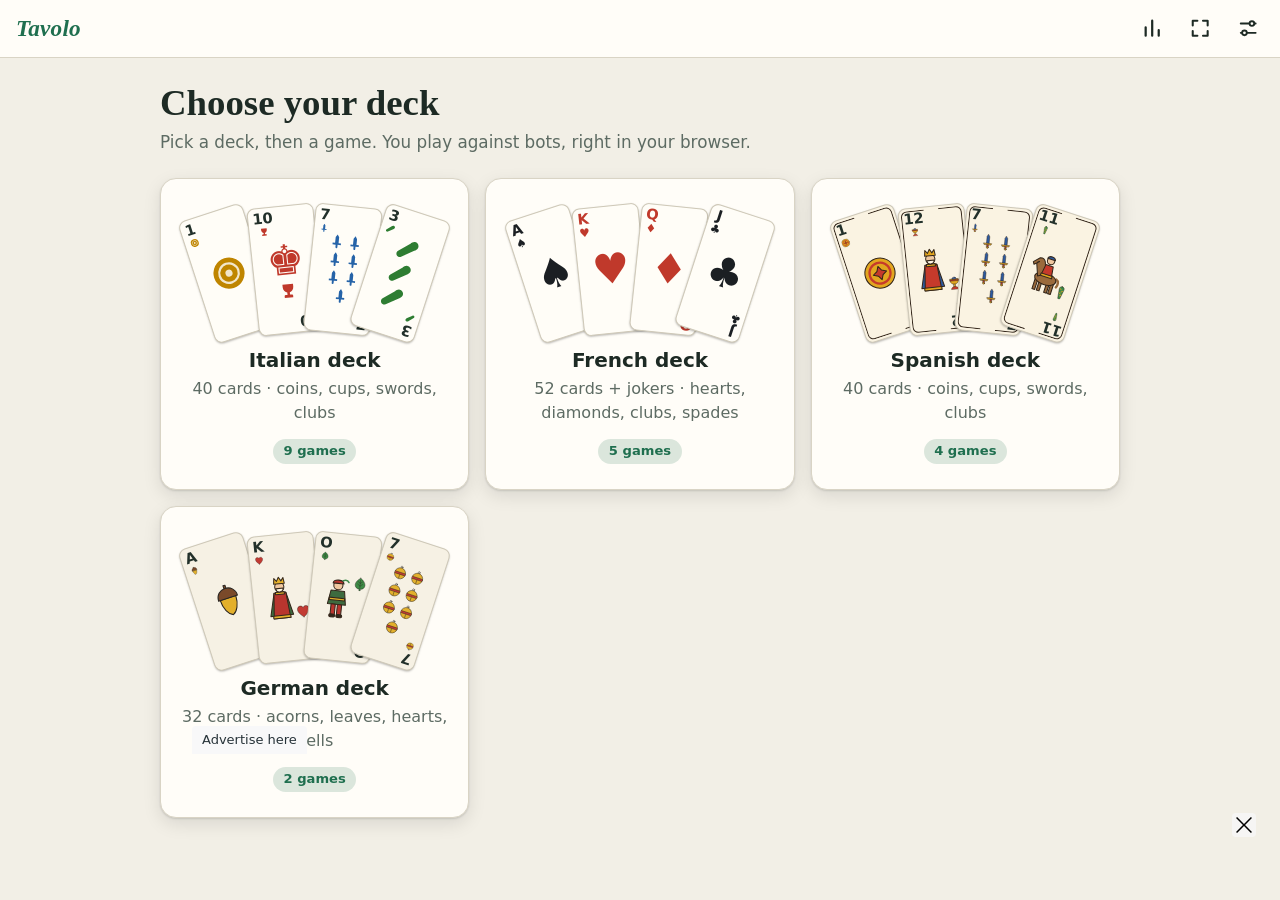
<file: docs/index.html>
<!doctype html>
<html lang="en">
<head>
<meta charset="utf-8">
<meta name="viewport" content="width=device-width, initial-scale=1, viewport-fit=cover">
<title>Tavolo — classic card games</title>
<meta name="description" content="Classic card games in your browser: Briscola, Scopa, Rubamazzo and more. Play against bots, offline, in 9 languages.">
<meta name="theme-color" content="#1f6f4f">
<link rel="manifest" href="manifest.webmanifest">
<link rel="icon" href="icons/icon.svg" type="image/svg+xml">
<link rel="apple-touch-icon" href="icons/icon-192.png">
<link rel="stylesheet" href="css/style.css">
</head>
<body>
<svg width="0" height="0" style="position:absolute" aria-hidden="true">
  <!-- suits of the Italian deck (original drawings) -->
  <symbol id="s-denari" viewBox="0 0 24 24"><circle cx="12" cy="12" r="10.5" fill="currentColor"/><circle cx="12" cy="12" r="6.6" fill="none" stroke="#fff" stroke-opacity=".8" stroke-width="1.5"/><circle cx="12" cy="12" r="2.4" fill="#fff" fill-opacity=".8"/></symbol>
  <symbol id="s-coppe" viewBox="0 0 24 24"><path fill="currentColor" d="M4.5 2.5h15v4c0 4.2-3 6.9-5.7 7.6v3.4h2.7c.9 0 1.5.7 1.5 1.5v2.5H6v-2.5c0-.8.6-1.5 1.5-1.5h2.7v-3.4C7.5 13.400 4.5 10.700 4.5 6.500z"/></symbol>
  <symbol id="s-spade" viewBox="0 0 24 24"><path fill="currentColor" d="M12 1l2.700 4.200V14.500h3.800v2.700h-5V21a1.500 1.500 0 0 1-3 0v-3.800h-5v-2.700h3.800V5.200z"/></symbol>
  <symbol id="s-bastoni" viewBox="0 0 24 24"><path fill="currentColor" d="M17.200 1.800c2.900-.3 5.300 2.100 5 5-.2 1.900-1.600 3.100-3 4.200L7.700 21.300c-1.400 1.300-3.600 1.200-4.900-.1s-1.400-3.500-.1-4.900L13 5c.9-1.500 2.300-3 4.200-3.200z"/></symbol>
  <!-- suits of the Spanish and German decks (original drawings) -->
  <symbol id="s-oros" viewBox="0 0 24 24"><g stroke="var(--xo)" stroke-width=".7" stroke-linejoin="round" stroke-linecap="round"><circle cx="12" cy="12" r="10.200" fill="var(--xg)"/><circle cx="12" cy="12" r="7.100" fill="none" stroke="var(--xr)" stroke-width="1.500"/><path d="M12 7.300l1.650 3.050 3.050 1.650-3.050 1.650L12 16.700l-1.650-3.050L7.300 12l3.050-1.650z" fill="var(--xr)"/></g></symbol>
  <symbol id="s-copas" viewBox="0 0 24 24"><g stroke="var(--xo)" stroke-width=".7" stroke-linejoin="round" stroke-linecap="round"><path d="M5.200 5h13.600v2.500c0 3.800-2.900 6.200-6.800 6.200s-6.800-2.400-6.800-6.200z" fill="var(--xg)"/><path d="M5.200 6.300h13.600v1.900H5.200z" fill="var(--xr)"/><rect x="10.700" y="13.700" width="2.600" height="4.300" fill="var(--xg)"/><path d="M6.300 21.800c0-2.500 2.600-4 5.700-4s5.700 1.500 5.700 4z" fill="var(--xr)"/><path d="M8.500 4.800c0-1.600 1.600-2.600 3.500-2.600s3.500 1 3.500 2.600z" fill="var(--xb)"/></g></symbol>
  <symbol id="s-espadas" viewBox="0 0 24 24"><g stroke="var(--xo)" stroke-width=".7" stroke-linejoin="round" stroke-linecap="round"><path d="M12 1.300l2.100 3.300v10.400H9.900V4.600z" fill="var(--xb)"/><path d="M5.800 15h12.400l-1.200 2.300H7z" fill="var(--xg)"/><rect x="10.800" y="17.300" width="2.400" height="3.200" fill="var(--xr)"/><circle cx="12" cy="21.400" r="1.500" fill="var(--xg)"/></g></symbol>
  <symbol id="s-bastos" viewBox="0 0 24 24"><g stroke="var(--xo)" stroke-width=".7" stroke-linejoin="round" stroke-linecap="round"><path d="M12 1.600c2.900 0 4.400 2.300 3.900 5L13.800 21a1.800 1.800 0 0 1-3.600 0L8.100 6.600C7.600 3.900 9.100 1.600 12 1.600z" fill="var(--xv)"/><path d="M9.500 5.500l2 1.500M14.300 9l-2 1.500M10 12.500l2 1.500M13.600 16l-1.600 1.200" fill="none" stroke="var(--xg)" stroke-width="1.300"/></g></symbol>
  <symbol id="s-eichel" viewBox="0 0 24 24"><g stroke="var(--do)" stroke-width=".7" stroke-linejoin="round" stroke-linecap="round"><rect x="11.300" y=".900" width="1.400" height="2.400" fill="var(--db)"/><path d="M6.500 9.800h11c0 6-2.500 10.600-5.500 11.800-3-1.200-5.500-5.800-5.500-11.800z" fill="var(--dg)"/><path d="M5.300 9.900c0-4.200 3-6.900 6.700-6.900s6.700 2.700 6.700 6.900z" fill="var(--db)"/></g></symbol>
  <symbol id="s-laub" viewBox="0 0 24 24"><g stroke="var(--do)" stroke-width=".7" stroke-linejoin="round" stroke-linecap="round"><path d="M12 1.500c5 3.500 8 7.500 8 11.500 0 4-3.300 6.500-7 6.700v2.800h-2v-2.800c-3.700-.2-7-2.700-7-6.700 0-4 3-8 8-11.500z" fill="var(--dv)"/><path d="M12 5v14M12 10l-3.500-2.500M12 10l3.500-2.500M12 14.500l-4-2.800M12 14.500l4-2.800" fill="none" stroke-width=".6"/></g></symbol>
  <symbol id="s-herz" viewBox="0 0 24 24"><g stroke="var(--do)" stroke-width=".7" stroke-linejoin="round" stroke-linecap="round"><path d="M12 21.500C5 16 2.500 12.500 2.500 8.500c0-3 2.300-5.200 5-5.200 1.900 0 3.500 1 4.500 2.600 1-1.600 2.600-2.600 4.500-2.600 2.700 0 5 2.200 5 5.200 0 4-2.500 7.500-9.500 13z" fill="var(--dr)"/></g></symbol>
  <symbol id="s-schellen" viewBox="0 0 24 24"><g stroke="var(--do)" stroke-width=".7" stroke-linejoin="round" stroke-linecap="round"><circle cx="12" cy="2.900" r="1.500" fill="none"/><circle cx="12" cy="13" r="8.600" fill="var(--dg)"/><path d="M3.900 11.400h16.200v3.200H3.900z" fill="var(--dr)" stroke="none"/><path d="M3.900 11.400h16.200M3.900 14.600h16.200M12 15.500v5" fill="none"/></g></symbol>
  <!-- regional looks of the Italian deck: original drawings in the spirit of the Neapolitan, Piacentine and Sicilian patterns -->
  <symbol id="nap-denari" viewBox="0 0 24 24"><g stroke="var(--ko)" stroke-width=".7" stroke-linejoin="round" stroke-linecap="round"><circle cx="12" cy="12" r="10.2" fill="var(--kg)"/><circle cx="12" cy="12" r="8.3" fill="none" stroke-width="1" stroke-dasharray=".1 3.26"/><circle cx="12" cy="12" r="6.2" fill="var(--kr)"/><circle cx="12" cy="12" r="2.7" fill="var(--kb)"/></g></symbol>
  <symbol id="nap-coppe" viewBox="0 0 24 24"><g stroke="var(--ko)" stroke-width=".7" stroke-linejoin="round" stroke-linecap="round"><path d="M5 4.5h14v2.800c0 4-3 6.400-7 6.400s-7-2.400-7-6.400z" fill="var(--kr)"/><rect x="4.300" y="2.800" width="15.400" height="2.400" rx="1.100" fill="var(--kg)"/><rect x="10.700" y="13.500" width="2.600" height="5" fill="var(--kg)"/><circle cx="12" cy="15.600" r="2" fill="var(--kb)"/><path d="M6.500 21.700c0-2.400 2.500-3.900 5.500-3.900s5.500 1.500 5.500 3.900z" fill="var(--kg)"/></g></symbol>
  <symbol id="nap-spade" viewBox="0 0 24 24"><g stroke="var(--ko)" stroke-width=".7" stroke-linejoin="round" stroke-linecap="round"><path d="M12 1.300l1.900 3.100v10.800h-3.800V4.400z" fill="var(--kb)"/><rect x="6.300" y="15" width="11.400" height="2.300" rx="1.100" fill="var(--kg)"/><rect x="10.800" y="17.300" width="2.400" height="3.300" fill="var(--kr)"/><circle cx="12" cy="21.500" r="1.500" fill="var(--kg)"/></g></symbol>
  <symbol id="nap-bastoni" viewBox="0 0 24 24"><g stroke="var(--ko)" stroke-width=".7" stroke-linejoin="round" stroke-linecap="round"><path d="M12 1.600c2.700 0 4.100 2.100 3.700 4.700L13.700 21a1.700 1.700 0 0 1-3.400 0L8.300 6.300C7.900 3.700 9.300 1.600 12 1.600z" fill="var(--kv)"/><circle cx="10.600" cy="6.200" r="1.100" fill="var(--kr)"/><circle cx="13.300" cy="10" r="1.100" fill="var(--kr)"/><circle cx="11.200" cy="14" r="1" fill="var(--kr)"/></g></symbol>
  <symbol id="pia-denari" viewBox="0 0 24 24"><g stroke="var(--ko)" stroke-width=".7" stroke-linejoin="round" stroke-linecap="round"><circle cx="12" cy="12" r="10.200" fill="var(--kg)"/><circle cx="12" cy="12" r="7.600" fill="var(--kb)"/><path d="M12 6l1.750 3.700 4 .5-3 2.750.8 4L12 15l-3.550 1.950.8-4-3-2.750 4-.5z" fill="var(--kr)"/></g></symbol>
  <symbol id="pia-coppe" viewBox="0 0 24 24"><g stroke="var(--ko)" stroke-width=".7" stroke-linejoin="round" stroke-linecap="round"><path d="M5.300 3.300h13.400l-1.200 7.700c-.4 2.100-2.400 3.200-5.500 3.200s-5.100-1.100-5.500-3.200z" fill="var(--kb)"/><path d="M5.800 6.300h12.400l-.3 2H6.100z" fill="var(--kr)"/><path d="M10.800 14.200h2.400v3.400l4.100 2v2.100H6.700v-2.100l4.100-2z" fill="var(--kg)"/></g></symbol>
  <symbol id="pia-spade" viewBox="0 0 24 24"><g stroke="var(--ko)" stroke-width=".7" stroke-linejoin="round" stroke-linecap="round"><path d="M12 1.300l1.600 2.900v11h-3.200v-11z" fill="var(--kb)"/><path d="M5.800 14.800c2.100 1.700 4.100 1.700 6.200 0 2.100 1.700 4.100 1.700 6.200 0v2.300c-2.100 1.600-4.100 1.600-6.200 0-2.100 1.600-4.100 1.600-6.200 0z" fill="var(--kr)"/><rect x="10.900" y="17.300" width="2.200" height="3.300" fill="var(--kg)"/><circle cx="12" cy="21.500" r="1.500" fill="var(--kg)"/></g></symbol>
  <symbol id="pia-bastoni" viewBox="0 0 24 24"><g stroke="var(--ko)" stroke-width=".7" stroke-linejoin="round" stroke-linecap="round"><path d="M9.800 3.500h4.400l-.9 17h-2.600z" fill="var(--kv)"/><ellipse cx="12" cy="3.300" rx="2.900" ry="1.700" fill="var(--kr)"/><ellipse cx="12" cy="20.800" rx="2.300" ry="1.500" fill="var(--kr)"/><path d="M9.700 9c-2.400-.4-3.800-1.800-4-3.800 2.200.2 3.600 1.500 4 3.800zM14.300 13c2.400-.4 3.800-1.800 4-3.800-2.200.2-3.600 1.500-4 3.800z" fill="var(--kg)"/></g></symbol>
  <symbol id="sic-denari" viewBox="0 0 24 24"><g stroke="var(--ko)" stroke-width=".7" stroke-linejoin="round" stroke-linecap="round"><circle cx="12" cy="12" r="9.400" fill="none" stroke="var(--kr)" stroke-width="2.400" stroke-dasharray="1.700 2.520" stroke-linecap="butt"/><circle cx="12" cy="12" r="7.300" fill="var(--kg)"/><circle cx="12" cy="12" r="5" fill="none" stroke-width=".8"/><circle cx="12" cy="12" r="2.900" fill="var(--kr)"/></g></symbol>
  <symbol id="sic-coppe" viewBox="0 0 24 24"><g stroke="var(--ko)" stroke-width=".7" stroke-linejoin="round" stroke-linecap="round"><path d="M7 8.200c0-1.200 1.500-2 5-2s5 .8 5 2c0 4-1.400 6.400-3.400 7.400v1.900l2.500 1.500v2.300H7.900V19l2.500-1.500v-1.900C8.400 14.600 7 12.200 7 8.200z" fill="var(--kg)"/><path d="M7.300 9.200h9.400l-.3 1.800H7.600z" fill="var(--kb)"/><path d="M8 5.800c0-1.600 1.800-2.600 4-2.600s4 1 4 2.600z" fill="var(--kr)"/><circle cx="12" cy="2.300" r="1.100" fill="var(--kb)"/></g></symbol>
  <symbol id="sic-spade" viewBox="0 0 24 24"><g stroke="var(--ko)" stroke-width=".7" stroke-linejoin="round" stroke-linecap="round"><path d="M12 1.500l2.700 3.700v8.900H9.300V5.200z" fill="var(--kb)"/><path d="M12 4v9" fill="none" stroke="var(--kp)" stroke-width=".8"/><rect x="6.800" y="14" width="10.400" height="2.200" rx="1" fill="var(--kg)"/><rect x="10.800" y="16.200" width="2.400" height="3.600" fill="var(--kv)"/><circle cx="12" cy="20.900" r="1.700" fill="var(--kr)"/></g></symbol>
  <symbol id="sic-bastoni" viewBox="0 0 24 24"><g stroke="var(--ko)" stroke-width=".7" stroke-linejoin="round" stroke-linecap="round"><path d="M10.200 2.300h3.600l1.800 17.400c.2 1.600-1.500 2.600-3.600 2.600s-3.800-1-3.600-2.600z" fill="var(--kv)"/><path d="M9.800 6.300h4.400M9.300 11.300h5.400M8.800 16.300h6.400" fill="none" stroke="var(--kr)" stroke-width="1.500"/></g></symbol>
  <symbol id="f-8" viewBox="0 0 24 30"><g stroke="var(--ko)" stroke-width=".7" stroke-linejoin="round" stroke-linecap="round"><path d="M7.400 10.600h9.200l1.500 9.200H5.900z" fill="var(--kb)"/><rect x="6.800" y="15.400" width="10.400" height="1.600" fill="var(--kg)"/><rect x="8.400" y="19.800" width="2.900" height="7" fill="var(--kr)"/><rect x="12.700" y="19.800" width="2.900" height="7" fill="var(--kr)"/><rect x="7.600" y="26.600" width="4" height="1.900" rx=".9" fill="var(--ko)"/><rect x="12.400" y="26.600" width="4" height="1.900" rx=".9" fill="var(--ko)"/><circle cx="12" cy="6.800" r="3.100" fill="var(--ks)"/><path d="M8.300 5.600c.5-3 6.900-3 7.400 0z" fill="var(--kr)"/><path d="M15 3.400c2-.9 3.300-.3 3.900.8" fill="none" stroke="var(--kv)" stroke-width="1.100"/></g></symbol>
  <symbol id="f-9" viewBox="0 0 24 30"><g stroke="var(--ko)" stroke-width=".7" stroke-linejoin="round" stroke-linecap="round"><path d="M21 17.500c2 .6 2.400 3 1.400 5" fill="none" stroke="var(--kh)" stroke-width="1.700"/><rect x="7.300" y="21" width="1.900" height="7.300" fill="var(--kh)"/><rect x="10.400" y="21.500" width="1.900" height="6.800" fill="var(--kh)"/><rect x="15.600" y="21.500" width="1.900" height="6.800" fill="var(--kh)"/><rect x="18.400" y="21" width="1.900" height="7.300" fill="var(--kh)"/><ellipse cx="13.800" cy="19.300" rx="7.400" ry="4" fill="var(--kh)"/><path d="M8.300 19l-2.900-7.300c-.4-1.200.2-2.100 1.200-2.300l-3 2.900-1-1.600 3.700-3.900c1.700-.6 3.300 0 4.100 1.700l2.700 7.400z" fill="var(--kh)"/><path d="M11.300 10h5.200l1 7.200h-7.200z" fill="var(--kr)"/><rect x="10" y="16.300" width="7.800" height="1.700" fill="var(--kg)"/><circle cx="13.900" cy="6.600" r="2.500" fill="var(--ks)"/><path d="M11.200 5.600c.5-2.500 4.900-2.500 5.400 0z" fill="var(--kb)"/></g></symbol>
  <symbol id="f-10" viewBox="0 0 24 30"><g stroke="var(--ko)" stroke-width=".7" stroke-linejoin="round" stroke-linecap="round"><path d="M8 11.200l-3.700 15.300h2.800l2.200-13z" fill="var(--kb)"/><path d="M16 11.200l3.700 15.300h-2.800l-2.200-13z" fill="var(--kb)"/><path d="M6.400 28.300l1.600-17.300h8l1.600 17.300z" fill="var(--kr)"/><rect x="6.200" y="26.400" width="11.600" height="1.900" fill="var(--kg)"/><rect x="9" y="10.600" width="6" height="1.600" fill="var(--kg)"/><circle cx="12" cy="7.200" r="3.100" fill="var(--ks)"/><path d="M9.400 8.200c.5 3.200 4.700 3.200 5.200 0z" fill="var(--kp)"/><path d="M8.400 5l.5-3.900 1.600 2.100L12 .600l1.500 2.600 1.600-2.100.5 3.900z" fill="var(--kg)"/></g></symbol>
  <!-- interface icons -->
  <symbol id="i-back" viewBox="0 0 24 24"><path d="M15 5l-7 7 7 7" fill="none" stroke="currentColor" stroke-width="2.2" stroke-linecap="round" stroke-linejoin="round"/></symbol>
  <symbol id="i-stats" viewBox="0 0 24 24"><path d="M5 20V11M12 20V4M19 20v-6" fill="none" stroke="currentColor" stroke-width="2.4" stroke-linecap="round"/></symbol>
  <symbol id="i-set" viewBox="0 0 24 24"><g fill="none" stroke="currentColor" stroke-width="2" stroke-linecap="round"><path d="M4 7h9M19 7h1M4 17h1M11 17h9"/><circle cx="16" cy="7" r="2.500"/><circle cx="8" cy="17" r="2.500"/></g></symbol>
  <symbol id="i-full" viewBox="0 0 24 24"><path d="M4 9V4h5M20 9V4h-5M4 15v5h5M20 15v5h-5" fill="none" stroke="currentColor" stroke-width="2.200" stroke-linecap="round" stroke-linejoin="round"/></symbol>
  <symbol id="i-inst" viewBox="0 0 24 24"><path d="M12 4v11M7 11l5 5 5-5M5 20h14" fill="none" stroke="currentColor" stroke-width="2.200" stroke-linecap="round" stroke-linejoin="round"/></symbol>
  <symbol id="i-help" viewBox="0 0 24 24"><g fill="none" stroke="currentColor" stroke-width="2" stroke-linecap="round"><circle cx="12" cy="12" r="9"/><path d="M9.300 9.300a2.800 2.800 0 1 1 4.200 2.400c-.900.600-1.500 1.100-1.500 2.300"/></g><circle cx="12" cy="17.200" r="1.200" fill="currentColor"/></symbol>
  <symbol id="i-hint" viewBox="0 0 24 24"><g fill="none" stroke="currentColor" stroke-width="2" stroke-linecap="round" stroke-linejoin="round"><path d="M9 18h6M10 21h4M12 3a6 6 0 0 0-3.500 10.900c.600.500 1 1.200 1 2.100h5c0-.900.400-1.600 1-2.100A6 6 0 0 0 12 3z"/></g></symbol>
  <symbol id="i-last" viewBox="0 0 24 24"><g fill="none" stroke="currentColor" stroke-width="2" stroke-linecap="round" stroke-linejoin="round"><path d="M4 12a8 8 0 1 0 2.600-5.900"/><path d="M4 4.500v4.500h4.500"/><path d="M12 8v4.500l3 1.800"/></g></symbol>
  <symbol id="i-log" viewBox="0 0 24 24"><g fill="none" stroke="currentColor" stroke-width="2" stroke-linecap="round"><path d="M9 6h11M9 12h11M9 18h11"/></g><circle cx="4.500" cy="6" r="1.300" fill="currentColor"/><circle cx="4.500" cy="12" r="1.300" fill="currentColor"/><circle cx="4.500" cy="18" r="1.300" fill="currentColor"/></symbol>
  <symbol id="i-pile" viewBox="0 0 24 24"><g fill="none" stroke="currentColor" stroke-width="2" stroke-linecap="round"><rect x="4" y="3" width="11" height="15" rx="2"/><path d="M9 21.500h8.500a2 2 0 0 0 2-2V8"/></g></symbol>
</svg>

<button type="button" class="skip" id="btn-skip" data-i18n-text="nav.skip">Skip to content</button>
<header class="bar">
  <button type="button" class="icon" id="btn-back" data-i18n="nav.back" hidden><svg><use href="#i-back"/></svg></button>
  <button type="button" class="brand" id="btn-home" data-i18n="nav.home">Tavolo</button>
  <span class="grow"></span>
  <button type="button" class="icon" id="btn-install" data-i18n="nav.install" hidden><svg><use href="#i-inst"/></svg></button>
  <button type="button" class="icon" id="btn-help" data-i18n="setup.rules" hidden><svg><use href="#i-help"/></svg></button>
  <button type="button" class="icon" id="btn-stats" data-i18n="nav.stats"><svg><use href="#i-stats"/></svg></button>
  <button type="button" class="icon" id="btn-full" data-i18n="nav.fullscreen"><svg><use href="#i-full"/></svg></button>
  <button type="button" class="icon" id="btn-settings" data-i18n="nav.settings"><svg><use href="#i-set"/></svg></button>
</header>
<main id="app" tabindex="-1"></main>
<noscript>Tavolo needs JavaScript to deal the cards.</noscript>
<script type="module" src="js/app.js"></script>
  <!-- BEGIN AADS AD UNIT 2462032 -->

<div style="position: absolute; z-index: 99999">
      <input autocomplete="off" type="checkbox" id="aadsstickymwflzwpb" hidden />
      <div style="padding-top: 0; padding-bottom: auto;">
        <div style="width:100%;height:auto;position:fixed;text-align:center;font-size:0;bottom:0;left:0;right:0;margin:auto">
          <label for="aadsstickymwflzwpb" style="top: 50%;transform: translateY(-50%);right:24px;; position: absolute;border-radius: 4px; background: rgba(248, 248, 249, 0.70); padding: 4px;z-index: 99999;cursor:pointer">
            <svg fill="#000000" height="16px" width="16px" xmlns="http://www.w3.org/2000/svg" viewBox="0 0 490 490">
              <polygon points="456.851,0 245,212.564 33.149,0 0.708,32.337 212.669,245.004 0.708,457.678 33.149,490 245,277.443 456.851,490 489.292,457.678 277.331,245.004 489.292,32.337 "/>
            </svg>
          </label>
          <div id="frame" style="width: 100%;margin: auto;position: relative; z-index: 99998;">
                          <div style="width: 70%;margin:auto;text-align:left;position: absolute;left: 0;right: 0; top:-24px">
                            <a style="display:inline-block;font-size: 13px;color: #263238;padding: 4px 10px;background: #F8F8F9;text-decoration: none; border-radius: 4px 4px 0 0;"
                              id="frame-link"
                              target="_blank"
                              href="https://aads.com/campaigns/new?source_id=2462032&source_type=ad_unit&partner=2462032">
                              Advertise here
                            </a>
                          </div>
                        <iframe data-aa=2462032 src=//acceptable.a-ads.com/2462032/?size=Adaptive style='border:0; padding:0; width:70%; height:auto; overflow:hidden; margin: auto'></iframe>
                    </div>
        </div>
        <style>
      #aadsstickymwflzwpb:checked + div {
        display: none;
      }
    </style>
    </div></div>

<!-- END AADS AD UNIT 2462032 -->
</body>
</html>
</file>
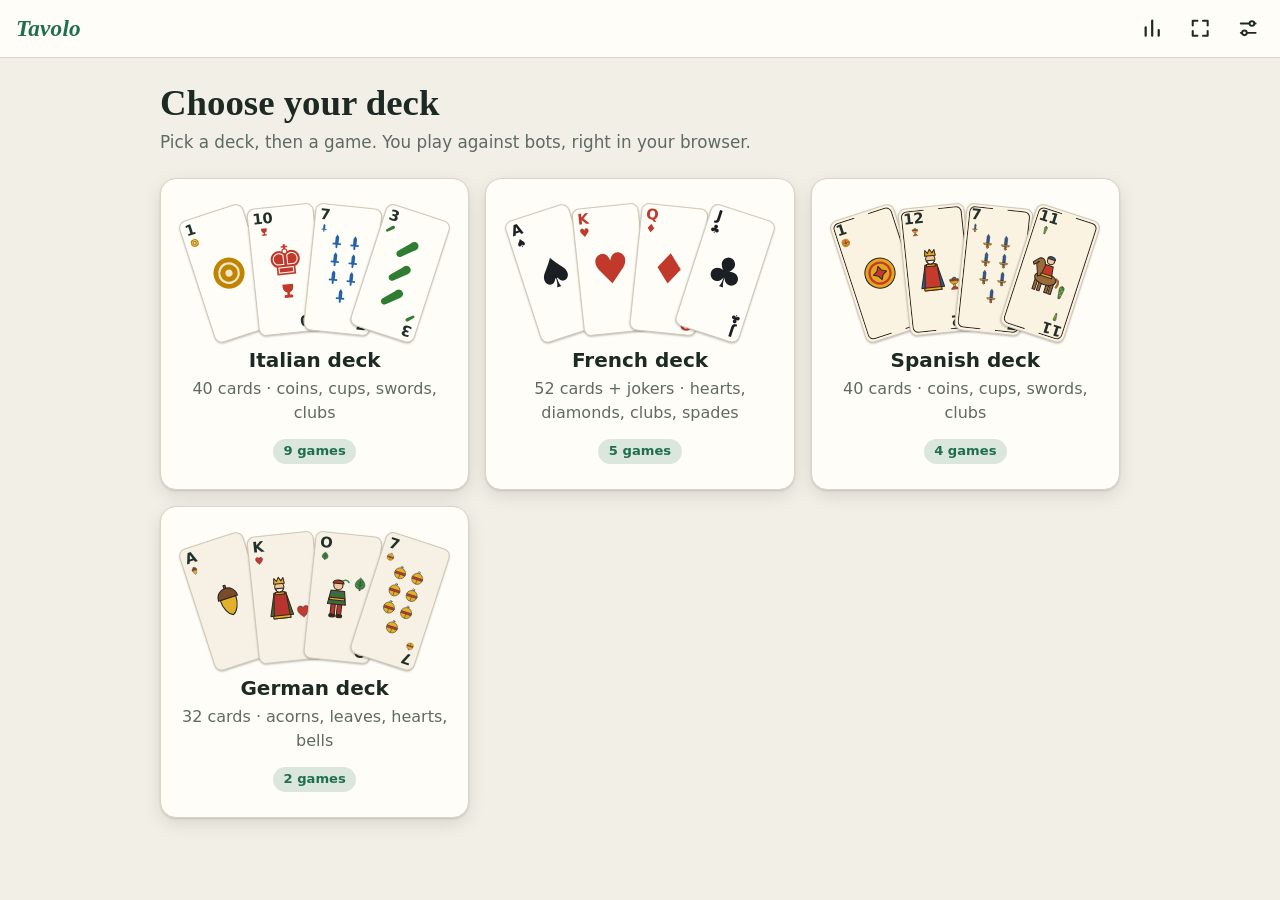
<file: Tavolo/index.html>
<!doctype html>
<html lang="en">
<head>
<meta charset="utf-8">
<meta name="viewport" content="width=device-width, initial-scale=1, viewport-fit=cover">
<title>Tavolo — classic card games</title>
<meta name="description" content="Classic card games in your browser: Briscola, Scopa, Rubamazzo and more. Play against bots, offline, in 9 languages.">
<meta name="theme-color" content="#1f6f4f">
<link rel="manifest" href="manifest.webmanifest">
<link rel="icon" href="icons/icon.svg" type="image/svg+xml">
<link rel="apple-touch-icon" href="icons/icon-192.png">
<link rel="stylesheet" href="css/style.css">
</head>
<body>
<svg width="0" height="0" style="position:absolute" aria-hidden="true">
  <!-- suits of the Italian deck (original drawings) -->
  <symbol id="s-denari" viewBox="0 0 24 24"><circle cx="12" cy="12" r="10.5" fill="currentColor"/><circle cx="12" cy="12" r="6.6" fill="none" stroke="#fff" stroke-opacity=".8" stroke-width="1.5"/><circle cx="12" cy="12" r="2.4" fill="#fff" fill-opacity=".8"/></symbol>
  <symbol id="s-coppe" viewBox="0 0 24 24"><path fill="currentColor" d="M4.5 2.5h15v4c0 4.2-3 6.9-5.7 7.6v3.4h2.7c.9 0 1.5.7 1.5 1.5v2.5H6v-2.5c0-.8.6-1.5 1.5-1.5h2.7v-3.4C7.5 13.400 4.5 10.700 4.5 6.500z"/></symbol>
  <symbol id="s-spade" viewBox="0 0 24 24"><path fill="currentColor" d="M12 1l2.700 4.200V14.500h3.800v2.700h-5V21a1.500 1.500 0 0 1-3 0v-3.800h-5v-2.700h3.800V5.200z"/></symbol>
  <symbol id="s-bastoni" viewBox="0 0 24 24"><path fill="currentColor" d="M17.200 1.800c2.900-.3 5.300 2.100 5 5-.2 1.900-1.600 3.100-3 4.200L7.700 21.300c-1.400 1.300-3.600 1.200-4.900-.1s-1.400-3.500-.1-4.900L13 5c.9-1.500 2.300-3 4.200-3.200z"/></symbol>
  <!-- suits of the Spanish and German decks (original drawings) -->
  <symbol id="s-oros" viewBox="0 0 24 24"><g stroke="var(--xo)" stroke-width=".7" stroke-linejoin="round" stroke-linecap="round"><circle cx="12" cy="12" r="10.200" fill="var(--xg)"/><circle cx="12" cy="12" r="7.100" fill="none" stroke="var(--xr)" stroke-width="1.500"/><path d="M12 7.300l1.650 3.050 3.050 1.650-3.050 1.650L12 16.700l-1.650-3.050L7.300 12l3.050-1.650z" fill="var(--xr)"/></g></symbol>
  <symbol id="s-copas" viewBox="0 0 24 24"><g stroke="var(--xo)" stroke-width=".7" stroke-linejoin="round" stroke-linecap="round"><path d="M5.200 5h13.600v2.500c0 3.800-2.900 6.200-6.800 6.200s-6.800-2.400-6.800-6.200z" fill="var(--xg)"/><path d="M5.200 6.300h13.600v1.900H5.200z" fill="var(--xr)"/><rect x="10.700" y="13.700" width="2.600" height="4.300" fill="var(--xg)"/><path d="M6.300 21.800c0-2.500 2.600-4 5.700-4s5.700 1.500 5.700 4z" fill="var(--xr)"/><path d="M8.500 4.800c0-1.600 1.600-2.600 3.500-2.600s3.500 1 3.500 2.600z" fill="var(--xb)"/></g></symbol>
  <symbol id="s-espadas" viewBox="0 0 24 24"><g stroke="var(--xo)" stroke-width=".7" stroke-linejoin="round" stroke-linecap="round"><path d="M12 1.300l2.100 3.300v10.400H9.900V4.600z" fill="var(--xb)"/><path d="M5.800 15h12.400l-1.200 2.300H7z" fill="var(--xg)"/><rect x="10.800" y="17.300" width="2.400" height="3.200" fill="var(--xr)"/><circle cx="12" cy="21.400" r="1.500" fill="var(--xg)"/></g></symbol>
  <symbol id="s-bastos" viewBox="0 0 24 24"><g stroke="var(--xo)" stroke-width=".7" stroke-linejoin="round" stroke-linecap="round"><path d="M12 1.600c2.900 0 4.400 2.300 3.900 5L13.800 21a1.800 1.800 0 0 1-3.600 0L8.100 6.600C7.600 3.900 9.100 1.600 12 1.600z" fill="var(--xv)"/><path d="M9.500 5.500l2 1.500M14.300 9l-2 1.500M10 12.500l2 1.500M13.600 16l-1.600 1.200" fill="none" stroke="var(--xg)" stroke-width="1.300"/></g></symbol>
  <symbol id="s-eichel" viewBox="0 0 24 24"><g stroke="var(--do)" stroke-width=".7" stroke-linejoin="round" stroke-linecap="round"><rect x="11.300" y=".900" width="1.400" height="2.400" fill="var(--db)"/><path d="M6.500 9.800h11c0 6-2.500 10.600-5.500 11.800-3-1.200-5.500-5.800-5.500-11.800z" fill="var(--dg)"/><path d="M5.300 9.900c0-4.200 3-6.900 6.700-6.900s6.700 2.700 6.700 6.900z" fill="var(--db)"/></g></symbol>
  <symbol id="s-laub" viewBox="0 0 24 24"><g stroke="var(--do)" stroke-width=".7" stroke-linejoin="round" stroke-linecap="round"><path d="M12 1.500c5 3.500 8 7.500 8 11.500 0 4-3.300 6.500-7 6.700v2.800h-2v-2.800c-3.700-.2-7-2.700-7-6.700 0-4 3-8 8-11.500z" fill="var(--dv)"/><path d="M12 5v14M12 10l-3.500-2.500M12 10l3.500-2.500M12 14.500l-4-2.800M12 14.500l4-2.800" fill="none" stroke-width=".6"/></g></symbol>
  <symbol id="s-herz" viewBox="0 0 24 24"><g stroke="var(--do)" stroke-width=".7" stroke-linejoin="round" stroke-linecap="round"><path d="M12 21.500C5 16 2.500 12.500 2.500 8.500c0-3 2.300-5.200 5-5.200 1.900 0 3.500 1 4.500 2.600 1-1.600 2.600-2.600 4.500-2.600 2.700 0 5 2.200 5 5.200 0 4-2.500 7.500-9.500 13z" fill="var(--dr)"/></g></symbol>
  <symbol id="s-schellen" viewBox="0 0 24 24"><g stroke="var(--do)" stroke-width=".7" stroke-linejoin="round" stroke-linecap="round"><circle cx="12" cy="2.900" r="1.500" fill="none"/><circle cx="12" cy="13" r="8.600" fill="var(--dg)"/><path d="M3.900 11.400h16.200v3.200H3.900z" fill="var(--dr)" stroke="none"/><path d="M3.900 11.400h16.200M3.900 14.600h16.200M12 15.500v5" fill="none"/></g></symbol>
  <!-- regional looks of the Italian deck: original drawings in the spirit of the Neapolitan, Piacentine and Sicilian patterns -->
  <symbol id="nap-denari" viewBox="0 0 24 24"><g stroke="var(--ko)" stroke-width=".7" stroke-linejoin="round" stroke-linecap="round"><circle cx="12" cy="12" r="10.2" fill="var(--kg)"/><circle cx="12" cy="12" r="8.3" fill="none" stroke-width="1" stroke-dasharray=".1 3.26"/><circle cx="12" cy="12" r="6.2" fill="var(--kr)"/><circle cx="12" cy="12" r="2.7" fill="var(--kb)"/></g></symbol>
  <symbol id="nap-coppe" viewBox="0 0 24 24"><g stroke="var(--ko)" stroke-width=".7" stroke-linejoin="round" stroke-linecap="round"><path d="M5 4.5h14v2.800c0 4-3 6.400-7 6.400s-7-2.400-7-6.400z" fill="var(--kr)"/><rect x="4.300" y="2.800" width="15.400" height="2.400" rx="1.100" fill="var(--kg)"/><rect x="10.700" y="13.500" width="2.600" height="5" fill="var(--kg)"/><circle cx="12" cy="15.600" r="2" fill="var(--kb)"/><path d="M6.500 21.700c0-2.400 2.500-3.900 5.500-3.900s5.500 1.500 5.500 3.900z" fill="var(--kg)"/></g></symbol>
  <symbol id="nap-spade" viewBox="0 0 24 24"><g stroke="var(--ko)" stroke-width=".7" stroke-linejoin="round" stroke-linecap="round"><path d="M12 1.300l1.900 3.100v10.800h-3.800V4.400z" fill="var(--kb)"/><rect x="6.300" y="15" width="11.400" height="2.300" rx="1.100" fill="var(--kg)"/><rect x="10.800" y="17.300" width="2.400" height="3.300" fill="var(--kr)"/><circle cx="12" cy="21.500" r="1.500" fill="var(--kg)"/></g></symbol>
  <symbol id="nap-bastoni" viewBox="0 0 24 24"><g stroke="var(--ko)" stroke-width=".7" stroke-linejoin="round" stroke-linecap="round"><path d="M12 1.600c2.700 0 4.100 2.100 3.700 4.700L13.700 21a1.700 1.700 0 0 1-3.400 0L8.300 6.300C7.900 3.700 9.300 1.600 12 1.600z" fill="var(--kv)"/><circle cx="10.600" cy="6.200" r="1.100" fill="var(--kr)"/><circle cx="13.300" cy="10" r="1.100" fill="var(--kr)"/><circle cx="11.200" cy="14" r="1" fill="var(--kr)"/></g></symbol>
  <symbol id="pia-denari" viewBox="0 0 24 24"><g stroke="var(--ko)" stroke-width=".7" stroke-linejoin="round" stroke-linecap="round"><circle cx="12" cy="12" r="10.200" fill="var(--kg)"/><circle cx="12" cy="12" r="7.600" fill="var(--kb)"/><path d="M12 6l1.750 3.700 4 .5-3 2.750.8 4L12 15l-3.550 1.950.8-4-3-2.750 4-.5z" fill="var(--kr)"/></g></symbol>
  <symbol id="pia-coppe" viewBox="0 0 24 24"><g stroke="var(--ko)" stroke-width=".7" stroke-linejoin="round" stroke-linecap="round"><path d="M5.300 3.300h13.400l-1.200 7.700c-.4 2.100-2.400 3.200-5.500 3.200s-5.100-1.100-5.500-3.200z" fill="var(--kb)"/><path d="M5.800 6.300h12.400l-.3 2H6.100z" fill="var(--kr)"/><path d="M10.800 14.200h2.400v3.400l4.100 2v2.100H6.700v-2.100l4.100-2z" fill="var(--kg)"/></g></symbol>
  <symbol id="pia-spade" viewBox="0 0 24 24"><g stroke="var(--ko)" stroke-width=".7" stroke-linejoin="round" stroke-linecap="round"><path d="M12 1.300l1.600 2.900v11h-3.200v-11z" fill="var(--kb)"/><path d="M5.800 14.800c2.100 1.700 4.100 1.700 6.200 0 2.100 1.700 4.100 1.700 6.200 0v2.300c-2.100 1.600-4.100 1.600-6.200 0-2.100 1.600-4.100 1.600-6.200 0z" fill="var(--kr)"/><rect x="10.900" y="17.300" width="2.200" height="3.300" fill="var(--kg)"/><circle cx="12" cy="21.500" r="1.500" fill="var(--kg)"/></g></symbol>
  <symbol id="pia-bastoni" viewBox="0 0 24 24"><g stroke="var(--ko)" stroke-width=".7" stroke-linejoin="round" stroke-linecap="round"><path d="M9.800 3.500h4.400l-.9 17h-2.600z" fill="var(--kv)"/><ellipse cx="12" cy="3.300" rx="2.900" ry="1.700" fill="var(--kr)"/><ellipse cx="12" cy="20.800" rx="2.300" ry="1.500" fill="var(--kr)"/><path d="M9.700 9c-2.400-.4-3.800-1.800-4-3.800 2.200.2 3.600 1.500 4 3.800zM14.300 13c2.400-.4 3.800-1.800 4-3.800-2.200.2-3.600 1.500-4 3.800z" fill="var(--kg)"/></g></symbol>
  <symbol id="sic-denari" viewBox="0 0 24 24"><g stroke="var(--ko)" stroke-width=".7" stroke-linejoin="round" stroke-linecap="round"><circle cx="12" cy="12" r="9.400" fill="none" stroke="var(--kr)" stroke-width="2.400" stroke-dasharray="1.700 2.520" stroke-linecap="butt"/><circle cx="12" cy="12" r="7.300" fill="var(--kg)"/><circle cx="12" cy="12" r="5" fill="none" stroke-width=".8"/><circle cx="12" cy="12" r="2.900" fill="var(--kr)"/></g></symbol>
  <symbol id="sic-coppe" viewBox="0 0 24 24"><g stroke="var(--ko)" stroke-width=".7" stroke-linejoin="round" stroke-linecap="round"><path d="M7 8.200c0-1.200 1.500-2 5-2s5 .8 5 2c0 4-1.400 6.400-3.400 7.400v1.900l2.500 1.500v2.300H7.900V19l2.500-1.500v-1.900C8.400 14.600 7 12.200 7 8.200z" fill="var(--kg)"/><path d="M7.300 9.200h9.400l-.3 1.800H7.600z" fill="var(--kb)"/><path d="M8 5.800c0-1.600 1.800-2.600 4-2.600s4 1 4 2.600z" fill="var(--kr)"/><circle cx="12" cy="2.300" r="1.100" fill="var(--kb)"/></g></symbol>
  <symbol id="sic-spade" viewBox="0 0 24 24"><g stroke="var(--ko)" stroke-width=".7" stroke-linejoin="round" stroke-linecap="round"><path d="M12 1.500l2.700 3.700v8.900H9.300V5.200z" fill="var(--kb)"/><path d="M12 4v9" fill="none" stroke="var(--kp)" stroke-width=".8"/><rect x="6.800" y="14" width="10.400" height="2.200" rx="1" fill="var(--kg)"/><rect x="10.800" y="16.200" width="2.400" height="3.600" fill="var(--kv)"/><circle cx="12" cy="20.900" r="1.700" fill="var(--kr)"/></g></symbol>
  <symbol id="sic-bastoni" viewBox="0 0 24 24"><g stroke="var(--ko)" stroke-width=".7" stroke-linejoin="round" stroke-linecap="round"><path d="M10.200 2.300h3.600l1.800 17.400c.2 1.600-1.500 2.600-3.600 2.600s-3.800-1-3.600-2.600z" fill="var(--kv)"/><path d="M9.800 6.300h4.400M9.300 11.300h5.400M8.800 16.300h6.400" fill="none" stroke="var(--kr)" stroke-width="1.500"/></g></symbol>
  <symbol id="f-8" viewBox="0 0 24 30"><g stroke="var(--ko)" stroke-width=".7" stroke-linejoin="round" stroke-linecap="round"><path d="M7.400 10.600h9.200l1.500 9.200H5.900z" fill="var(--kb)"/><rect x="6.800" y="15.400" width="10.400" height="1.600" fill="var(--kg)"/><rect x="8.400" y="19.800" width="2.900" height="7" fill="var(--kr)"/><rect x="12.700" y="19.800" width="2.900" height="7" fill="var(--kr)"/><rect x="7.600" y="26.600" width="4" height="1.900" rx=".9" fill="var(--ko)"/><rect x="12.400" y="26.600" width="4" height="1.900" rx=".9" fill="var(--ko)"/><circle cx="12" cy="6.800" r="3.100" fill="var(--ks)"/><path d="M8.300 5.600c.5-3 6.900-3 7.400 0z" fill="var(--kr)"/><path d="M15 3.400c2-.9 3.300-.3 3.900.8" fill="none" stroke="var(--kv)" stroke-width="1.100"/></g></symbol>
  <symbol id="f-9" viewBox="0 0 24 30"><g stroke="var(--ko)" stroke-width=".7" stroke-linejoin="round" stroke-linecap="round"><path d="M21 17.500c2 .6 2.400 3 1.400 5" fill="none" stroke="var(--kh)" stroke-width="1.700"/><rect x="7.300" y="21" width="1.900" height="7.300" fill="var(--kh)"/><rect x="10.400" y="21.500" width="1.900" height="6.800" fill="var(--kh)"/><rect x="15.600" y="21.500" width="1.900" height="6.800" fill="var(--kh)"/><rect x="18.400" y="21" width="1.900" height="7.300" fill="var(--kh)"/><ellipse cx="13.800" cy="19.300" rx="7.400" ry="4" fill="var(--kh)"/><path d="M8.300 19l-2.900-7.300c-.4-1.200.2-2.100 1.200-2.300l-3 2.900-1-1.600 3.700-3.900c1.700-.6 3.300 0 4.100 1.700l2.700 7.400z" fill="var(--kh)"/><path d="M11.300 10h5.200l1 7.200h-7.200z" fill="var(--kr)"/><rect x="10" y="16.300" width="7.800" height="1.700" fill="var(--kg)"/><circle cx="13.900" cy="6.600" r="2.500" fill="var(--ks)"/><path d="M11.200 5.600c.5-2.500 4.900-2.500 5.400 0z" fill="var(--kb)"/></g></symbol>
  <symbol id="f-10" viewBox="0 0 24 30"><g stroke="var(--ko)" stroke-width=".7" stroke-linejoin="round" stroke-linecap="round"><path d="M8 11.200l-3.700 15.300h2.800l2.200-13z" fill="var(--kb)"/><path d="M16 11.200l3.700 15.300h-2.800l-2.200-13z" fill="var(--kb)"/><path d="M6.400 28.300l1.600-17.300h8l1.600 17.300z" fill="var(--kr)"/><rect x="6.200" y="26.400" width="11.600" height="1.900" fill="var(--kg)"/><rect x="9" y="10.600" width="6" height="1.600" fill="var(--kg)"/><circle cx="12" cy="7.200" r="3.100" fill="var(--ks)"/><path d="M9.400 8.200c.5 3.200 4.700 3.200 5.200 0z" fill="var(--kp)"/><path d="M8.400 5l.5-3.900 1.600 2.100L12 .600l1.500 2.600 1.600-2.100.5 3.900z" fill="var(--kg)"/></g></symbol>
  <!-- interface icons -->
  <symbol id="i-back" viewBox="0 0 24 24"><path d="M15 5l-7 7 7 7" fill="none" stroke="currentColor" stroke-width="2.2" stroke-linecap="round" stroke-linejoin="round"/></symbol>
  <symbol id="i-stats" viewBox="0 0 24 24"><path d="M5 20V11M12 20V4M19 20v-6" fill="none" stroke="currentColor" stroke-width="2.4" stroke-linecap="round"/></symbol>
  <symbol id="i-set" viewBox="0 0 24 24"><g fill="none" stroke="currentColor" stroke-width="2" stroke-linecap="round"><path d="M4 7h9M19 7h1M4 17h1M11 17h9"/><circle cx="16" cy="7" r="2.500"/><circle cx="8" cy="17" r="2.500"/></g></symbol>
  <symbol id="i-full" viewBox="0 0 24 24"><path d="M4 9V4h5M20 9V4h-5M4 15v5h5M20 15v5h-5" fill="none" stroke="currentColor" stroke-width="2.200" stroke-linecap="round" stroke-linejoin="round"/></symbol>
  <symbol id="i-inst" viewBox="0 0 24 24"><path d="M12 4v11M7 11l5 5 5-5M5 20h14" fill="none" stroke="currentColor" stroke-width="2.200" stroke-linecap="round" stroke-linejoin="round"/></symbol>
  <symbol id="i-help" viewBox="0 0 24 24"><g fill="none" stroke="currentColor" stroke-width="2" stroke-linecap="round"><circle cx="12" cy="12" r="9"/><path d="M9.300 9.300a2.800 2.800 0 1 1 4.200 2.400c-.900.600-1.500 1.100-1.500 2.300"/></g><circle cx="12" cy="17.200" r="1.200" fill="currentColor"/></symbol>
  <symbol id="i-hint" viewBox="0 0 24 24"><g fill="none" stroke="currentColor" stroke-width="2" stroke-linecap="round" stroke-linejoin="round"><path d="M9 18h6M10 21h4M12 3a6 6 0 0 0-3.500 10.900c.600.500 1 1.200 1 2.100h5c0-.900.400-1.600 1-2.100A6 6 0 0 0 12 3z"/></g></symbol>
  <symbol id="i-last" viewBox="0 0 24 24"><g fill="none" stroke="currentColor" stroke-width="2" stroke-linecap="round" stroke-linejoin="round"><path d="M4 12a8 8 0 1 0 2.600-5.900"/><path d="M4 4.500v4.500h4.500"/><path d="M12 8v4.500l3 1.800"/></g></symbol>
  <symbol id="i-log" viewBox="0 0 24 24"><g fill="none" stroke="currentColor" stroke-width="2" stroke-linecap="round"><path d="M9 6h11M9 12h11M9 18h11"/></g><circle cx="4.500" cy="6" r="1.300" fill="currentColor"/><circle cx="4.500" cy="12" r="1.300" fill="currentColor"/><circle cx="4.500" cy="18" r="1.300" fill="currentColor"/></symbol>
  <symbol id="i-pile" viewBox="0 0 24 24"><g fill="none" stroke="currentColor" stroke-width="2" stroke-linecap="round"><rect x="4" y="3" width="11" height="15" rx="2"/><path d="M9 21.500h8.500a2 2 0 0 0 2-2V8"/></g></symbol>
</svg>

<button type="button" class="skip" id="btn-skip" data-i18n-text="nav.skip">Skip to content</button>
<header class="bar">
  <button type="button" class="icon" id="btn-back" data-i18n="nav.back" hidden><svg><use href="#i-back"/></svg></button>
  <button type="button" class="brand" id="btn-home" data-i18n="nav.home">Tavolo</button>
  <span class="grow"></span>
  <button type="button" class="icon" id="btn-install" data-i18n="nav.install" hidden><svg><use href="#i-inst"/></svg></button>
  <button type="button" class="icon" id="btn-help" data-i18n="setup.rules" hidden><svg><use href="#i-help"/></svg></button>
  <button type="button" class="icon" id="btn-stats" data-i18n="nav.stats"><svg><use href="#i-stats"/></svg></button>
  <button type="button" class="icon" id="btn-full" data-i18n="nav.fullscreen"><svg><use href="#i-full"/></svg></button>
  <button type="button" class="icon" id="btn-settings" data-i18n="nav.settings"><svg><use href="#i-set"/></svg></button>
</header>
<main id="app" tabindex="-1"></main>
<noscript>Tavolo needs JavaScript to deal the cards.</noscript>
<script type="module" src="js/app.js"></script>
</body>
</html>
</file>
<file: docs/css/style.css>
/* Tavolo — design tokens */
:root {
  --bg: #f2efe6; --ink: #1d2a24; --muted: #5d6b63; --surface: #fffdf8; --line: #d9d4c5;
  --accent: #1f6f4f; --accent-ink: #fff; --gold: #a8740f; --danger: #b3261e;
  --felt1: #267654; --felt2: #1c5d43; --felt-ink: #f3f7f1; --gold-ink: #6f4a00;
  --card: #fffdf7; --card-ink: #22302a; --card-line: #cfc9b8; --back1: #8c2f39; --back2: #6c2029;
  --c-denari: #bf8500; --c-coppe: #c0392b; --c-spade: #2563a8; --c-bastoni: #2e7d32;
  --c-hearts: #c0392b; --c-diamonds: #c0392b; --c-spades: #1b1f23; --c-clubs: #1b1f23;
  --shadow: 0 1px 2px rgb(0 0 0 / .12), 0 6px 18px rgb(0 0 0 / .10);
  --zoom: 1;
  color-scheme: light;
}
:root[data-theme="dark"] {
  --bg: #0c1714; --ink: #ecebe3; --muted: #9aa89f; --surface: #15231f; --line: #2a3c33;
  --accent: #58c193; --accent-ink: #06261a; --gold: #e3b04b; --gold-ink: #e3b04b; --danger: #ff8a80;
  --felt1: #1f5f46; --felt2: #0f3526;
  --card: #f4f1e6; --back1: #7a2831; --back2: #561920;
  --shadow: 0 1px 2px rgb(0 0 0 / .4), 0 8px 22px rgb(0 0 0 / .35);
  color-scheme: dark;
}
/* colour-blind friendly palette (Okabe–Ito) + four-colour French deck */
:root[data-cb="1"] {
  --c-denari: #e69f00; --c-coppe: #cc79a7; --c-spade: #0072b2; --c-bastoni: #1b1f23;
  --c-hearts: #d55e00; --c-diamonds: #0072b2; --c-clubs: #009e73; --c-spades: #1b1f23;
}

* { box-sizing: border-box; }
html { font-size: calc(100% * var(--zoom)); -webkit-text-size-adjust: 100%; }
body {
  margin: 0; min-height: 100dvh; display: flex; flex-direction: column;
  background: var(--bg); color: var(--ink);
  font: 1rem/1.5 system-ui, -apple-system, "Segoe UI", Roboto, "Noto Sans", "Hiragino Sans", "Malgun Gothic", sans-serif;
  -webkit-tap-highlight-color: transparent;
}
button, select, input { font: inherit; color: inherit; }
button { cursor: pointer; }
[hidden] { display: none !important; }
:focus-visible { outline: 3px solid var(--gold); outline-offset: 2px; }
h1, h2, h3 { margin: 0; line-height: 1.2; text-wrap: balance; }
h1 { font: 600 clamp(1.6rem, 5vw, 2.3rem)/1.15 "Iowan Old Style", "Palatino Linotype", Palatino, Georgia, serif; }

/* top bar */
.bar {
  display: flex; align-items: center; gap: .25rem; padding: .4rem max(.6rem, env(safe-area-inset-right)) .4rem max(.6rem, env(safe-area-inset-left));
  padding-top: max(.4rem, env(safe-area-inset-top)); border-bottom: 1px solid var(--line); background: var(--surface);
}
.grow { flex: 1; }
.brand {
  border: 0; background: none; padding: .2rem .4rem; border-radius: .5rem;
  font: italic 600 1.45rem/1 "Iowan Old Style", "Palatino Linotype", Palatino, Georgia, serif; letter-spacing: .01em; color: var(--accent);
}
.icon {
  width: 2.75rem; height: 2.75rem; display: grid; place-items: center; border: 0; border-radius: .7rem; background: none; color: var(--ink);
}
.icon svg { width: 1.4rem; height: 1.4rem; }
.icon:disabled { opacity: .35; cursor: default; }
.icon:hover { background: color-mix(in srgb, var(--ink) 8%, transparent); }

/* screens */
main { flex: 1; display: flex; flex-direction: column; min-height: 0; }
.screen { width: min(62rem, 100%); margin: 0 auto; padding: 1.5rem 1rem 3rem; }
.screen.narrow { width: min(36rem, 100%); }
.lead { margin: .4rem 0 1.4rem; color: var(--muted); font-size: 1.05rem; }
.note, small { color: var(--muted); font-size: .85rem; }

.tiles { display: grid; gap: 1rem; grid-template-columns: repeat(auto-fill, minmax(min(16rem, 100%), 1fr)); }
.tiles.decks { grid-template-columns: repeat(auto-fit, minmax(min(18rem, 100%), 1fr)); }
.tile {
  display: flex; flex-direction: column; gap: .35rem; padding: 1.1rem 1.2rem; border-radius: 1rem;
  background: var(--surface); border: 1px solid var(--line); color: inherit; text-decoration: none; box-shadow: var(--shadow);
  transition: transform .15s, border-color .15s;
}
a.tile:hover { transform: translateY(-3px); border-color: var(--accent); }
.tile h2 { font-size: 1.25rem; }
.tile p { margin: 0; color: var(--muted); }
.tile-meta { display: flex; flex-wrap: wrap; gap: .4rem; margin-top: .5rem; }
.tile.soon { box-shadow: none; background: none; border-style: dashed; color: var(--muted); }
.tile.deck { align-items: center; text-align: center; padding: 1.6rem 1.2rem; }
.tile.deck .pill { margin-top: .5rem; }
.pill {
  display: inline-block; padding: .15rem .65rem; border-radius: 99rem; font-size: .82rem; font-weight: 600;
  background: color-mix(in srgb, var(--accent) 16%, transparent); color: var(--accent); width: fit-content;
}
.pill.ghost { background: color-mix(in srgb, var(--ink) 8%, transparent); color: var(--muted); }

.fan { display: flex; justify-content: center; height: 8rem; margin-bottom: .6rem; --cw: 4.2rem; }
.fan .card { margin: 0 -.9rem; transform-origin: 50% 120%; }
.fan .card:nth-child(1) { transform: rotate(-18deg); }
.fan .card:nth-child(2) { transform: rotate(-6deg); }
.fan .card:nth-child(3) { transform: rotate(6deg); }
.fan .card:nth-child(4) { transform: rotate(18deg); }

.panel { background: var(--surface); border: 1px solid var(--line); border-radius: 1rem; padding: 1.2rem; margin-bottom: 1rem; box-shadow: var(--shadow); }
.panel h2 { font-size: 1.1rem; margin-bottom: .8rem; }
.field { display: flex; flex-direction: column; gap: .4rem; margin-bottom: 1.1rem; }
.field > span { font-weight: 600; }
.field.row { flex-direction: row; align-items: center; justify-content: space-between; gap: 1rem; }
.field input[type=checkbox] { width: 1.5rem; height: 1.5rem; accent-color: var(--accent); flex: none; }
select { padding: .6rem .7rem; border-radius: .6rem; border: 1px solid var(--line); background: var(--bg); min-height: 2.75rem; }
.seg { display: flex; border: 1px solid var(--line); border-radius: .7rem; overflow: hidden; background: var(--bg); }
.seg button { flex: 1; min-height: 2.75rem; padding: .4rem .5rem; border: 0; background: none; border-left: 1px solid var(--line); }
.seg button:first-child { border-left: 0; }
.seg.many { display: grid; grid-template-columns: repeat(auto-fit, minmax(6.2rem, 1fr)); gap: 1px; }
.seg.many button { border-left: 0; box-shadow: 0 0 0 1px var(--line); }
.seg button[aria-pressed=true] { background: var(--accent); color: var(--accent-ink); font-weight: 700; }

.btn {
  display: inline-flex; align-items: center; justify-content: center; min-height: 2.75rem; padding: .5rem 1.1rem; border-radius: .7rem;
  border: 1px solid var(--line); background: var(--surface); color: var(--ink); font-weight: 600; text-decoration: none;
}
.btn.primary { background: var(--accent); border-color: var(--accent); color: var(--accent-ink); }
.btn.big { width: 100%; min-height: 3.2rem; font-size: 1.1rem; }
.btn.danger { color: var(--danger); border-color: currentColor; margin-top: 1rem; }
.rules { padding: .2rem .2rem 0; }
.rules summary { font-weight: 600; cursor: pointer; padding: .5rem 0; }
.rules ul { margin: .2rem 0 0; padding-left: 1.2rem; color: var(--muted); }
.rules li { margin-bottom: .35rem; }

.stats { display: grid; grid-template-columns: repeat(auto-fit, minmax(4.5rem, 1fr)); gap: .6rem; margin-bottom: .8rem; }
.stat { display: flex; flex-direction: column; }
.stat b { font-size: 1.5rem; font-variant-numeric: tabular-nums; line-height: 1.2; }
.stat span { color: var(--muted); font-size: .8rem; }
.meter { height: .5rem; border-radius: 99rem; background: color-mix(in srgb, var(--ink) 10%, transparent); overflow: hidden; margin-bottom: .3rem; }
.meter i { display: block; height: 100%; background: var(--accent); border-radius: inherit; }

.resume { display: flex; align-items: center; justify-content: space-between; gap: 1rem; padding: .8rem 1rem; margin-bottom: 1.2rem; border-radius: .9rem;
  background: color-mix(in srgb, var(--gold) 16%, var(--surface)); border: 1px solid var(--gold); color: var(--ink); text-decoration: none; }
.resume b { white-space: nowrap; color: var(--accent); }
.btn.second { margin-top: .6rem; }
.tools { display: flex; gap: .4rem; }
.lastcards { justify-content: center; --cw: 3.4rem; margin: 0; }
.lastcards .slot.hl .card { transform: none; }

/* dialogs */
.dlg {
  width: min(28rem, calc(100vw - 2rem)); max-height: calc(100dvh - 2rem); padding: 1.3rem; border: 1px solid var(--line); border-radius: 1.1rem;
  background: var(--surface); color: var(--ink); box-shadow: 0 20px 60px rgb(0 0 0 / .35);
}
.dlg::backdrop { background: rgb(0 0 0 / .5); }
.dlg h2 { font: 600 1.45rem/1.2 "Iowan Old Style", "Palatino Linotype", Palatino, Georgia, serif; margin-bottom: .9rem; }
.dlg-body { overflow-x: auto; }
.dlg-body p { margin: 0 0 .5rem; color: var(--muted); }
.dlg-actions { display: flex; flex-wrap: wrap; gap: .6rem; margin-top: 1.1rem; }
.dlg-actions .btn { flex: 1 1 8rem; }
.sum { width: 100%; border-collapse: collapse; font-variant-numeric: tabular-nums; }
.sum th, .sum td { padding: .4rem .5rem; text-align: center; border-bottom: 1px solid var(--line); }
.sum tbody th { text-align: left; font-weight: 500; }
.sum thead th { font-size: .85rem; color: var(--muted); font-weight: 600; }
.sum td.won { font-weight: 800; color: var(--accent); }
.sum td.won::after { content: " ●"; font-size: .6em; vertical-align: middle; }
.sum .tot td, .sum .tot th { font-weight: 700; }
.sum .big td { font-size: 1.3rem; }
.final { list-style: none; margin: 0; padding: 0; }
.final li { display: flex; justify-content: space-between; gap: 1rem; padding: .55rem .2rem; border-bottom: 1px solid var(--line); }
.final li.mine { font-weight: 700; color: var(--accent); }
.final b { font-variant-numeric: tabular-nums; font-size: 1.15rem; }

/* ---------- cards ---------- */
.card {
  --cw: inherit; position: relative; flex: none; width: var(--cw, 4.5rem); aspect-ratio: 5 / 8; font-size: calc(var(--cw, 4.5rem) * .23);
  border-radius: .5em; border: 1px solid var(--card-line); background: var(--card); color: var(--card-ink);
  box-shadow: 0 1px 2px rgb(0 0 0 / .25); display: grid; place-items: center; padding: 0; user-select: none; overflow: hidden;
}
.card.back {
  border: .28em solid var(--card);
  background: repeating-linear-gradient(45deg, var(--back1) 0 .32em, var(--back2) .32em .64em);
}
.card .si { width: 1.2em; height: 1.2em; display: block; }
.s-denari, .s-denari .si { color: var(--c-denari); } .s-coppe, .s-coppe .si { color: var(--c-coppe); }
.s-spade, .s-spade .si { color: var(--c-spade); } .s-bastoni, .s-bastoni .si { color: var(--c-bastoni); }
.s-hearts { color: var(--c-hearts); } .s-diamonds { color: var(--c-diamonds); } .s-spades { color: var(--c-spades); } .s-clubs { color: var(--c-clubs); }
.card .idx {
  position: absolute; top: .22em; left: .28em; display: flex; flex-direction: column; align-items: center; gap: .05em;
  font-weight: 800; font-size: .95em; line-height: 1; color: var(--card-ink); font-variant-numeric: tabular-nums;
}
.card .idx .si { width: .62em; height: .62em; }
.card .idx b { font-size: .8em; font-weight: 400; color: inherit; }
.card.s-hearts .idx, .card.s-diamonds .idx, .card.s-clubs .idx, .card.s-spades .idx { color: inherit; }
.card .idx.br { top: auto; left: auto; bottom: .22em; right: .28em; transform: rotate(180deg); }
.pips { display: flex; flex-wrap: wrap; justify-content: center; align-content: center; gap: .16em; width: 2.75em; }
.pips.n1 .si { width: 2.3em; height: 2.3em; }
.pips.n2, .pips.n3 { width: 1.5em; } .pips.n2 .si, .pips.n3 .si { width: 1.45em; height: 1.45em; }
.pips.n4 .si { width: 1.25em; height: 1.25em; }
.pips.n5 .si, .pips.n6 .si { width: 1.12em; height: 1.12em; }
.pips.n7 .si { width: 1em; height: 1em; }
.court { display: flex; flex-direction: column; align-items: center; gap: .1em; }
.court span { font-size: 2.7em; line-height: 1; }
.court .si { width: 1.1em; height: 1.1em; }
button.card { cursor: pointer; transition: transform .12s, box-shadow .12s, opacity .12s; }
button.card:disabled { cursor: default; opacity: 1; filter: saturate(.6) brightness(.93); }
button.card:not(:disabled):focus-visible { transform: translateY(-.7em); box-shadow: 0 .7em 1em rgb(0 0 0 / .3); }
@media (hover: hover) { button.card:not(:disabled):hover { transform: translateY(-.7em); box-shadow: 0 .7em 1em rgb(0 0 0 / .3); } }
button.card:not(:disabled):active { transform: translateY(-.3em) scale(.97); }

/* ---------- table ---------- */
body[data-screen="play"] { height: 100dvh; overflow: hidden; }
.table {
  flex: 1; min-height: 0; display: grid; grid-template-rows: auto minmax(0, 1fr) auto auto; gap: .5rem; position: relative;
  width: min(64rem, 100%); margin: 0 auto; padding: .5rem max(.5rem, env(safe-area-inset-right)) max(.6rem, env(safe-area-inset-bottom)) max(.5rem, env(safe-area-inset-left));
}
#app:has(.table), #app:has(.sol) { min-height: 0; }
.opps { display: grid; gap: .5rem; grid-template-columns: repeat(auto-fit, minmax(0, 1fr)); }
.opp {
  display: flex; align-items: center; justify-content: space-between; gap: .5rem; padding: .45rem .6rem; border-radius: .8rem;
  background: var(--surface); border: 2px solid var(--line); min-width: 0;
}
.opp.active { border-color: var(--gold); }
.opp.robbed { border-color: var(--danger); border-style: dashed; }
.opp-main { display: flex; flex-direction: column; gap: .25rem; min-width: 0; }
.opp-name { display: flex; align-items: center; gap: .4rem; font-weight: 600; font-size: .92rem; white-space: nowrap; overflow: hidden; text-overflow: ellipsis; }
.avatar { flex: none; width: 1.5rem; height: 1.5rem; border-radius: 50%; display: grid; place-items: center; background: var(--accent); color: var(--accent-ink); font-size: .8rem; font-weight: 700; }
.opp-hand { display: flex; gap: .15rem; min-height: 1.3rem; }
.mini { width: .85rem; height: 1.3rem; border-radius: .15rem; border: 1px solid var(--card); background: repeating-linear-gradient(45deg, var(--back1) 0 2px, var(--back2) 2px 4px); }
.badges { display: flex; flex-wrap: wrap; gap: .3rem; }
.badge { display: inline-flex; align-items: center; gap: .25rem; padding: .05rem .45rem; border-radius: 99rem; font-size: .8rem; font-variant-numeric: tabular-nums; background: color-mix(in srgb, var(--ink) 9%, transparent); }
.badge.strong { font-weight: 700; }
.badge.gold { color: var(--gold-ink); font-weight: 700; }
.badge .ic { width: .85rem; height: .85rem; }
.piletop { --cw: 2.3rem; }

.felt {
  display: flex; align-items: center; gap: .6rem; padding: .7rem; border-radius: 1.2rem; min-height: 0; overflow: auto; color: var(--felt-ink);
  background: radial-gradient(ellipse at 50% 40%, var(--felt1), var(--felt2)); box-shadow: inset 0 0 0 2px rgb(255 255 255 / .08), inset 0 0 2.5rem rgb(0 0 0 / .3);
  --cw: clamp(2.9rem, 13.5vw, 5.2rem);
}
.side { display: flex; flex-direction: column; align-items: center; gap: .6rem; flex: none; }
.stack { position: relative; }
.stack .card { box-shadow: 2px 2px 0 var(--back2), 4px 4px 0 rgb(0 0 0 / .25); }
.count { position: absolute; inset: 0; display: grid; place-items: center; font-weight: 800; color: #fff; text-shadow: 0 1px 3px #000; font-size: 1.1rem; }
.trump, .trump-suit, .slot { display: flex; flex-direction: column; align-items: center; gap: .2rem; }
.trump-suit .si { width: 2.2rem; height: 2.2rem; padding: .35rem; border-radius: 50%; background: var(--card); box-sizing: content-box; }
.owner { font-size: .72rem; font-weight: 600; white-space: nowrap; max-width: 6.5rem; overflow: hidden; text-overflow: ellipsis; }
.mid { flex: 1; display: flex; align-items: center; justify-content: center; gap: .9rem; min-width: 0; }
.center { display: flex; flex-wrap: wrap; justify-content: center; align-content: center; gap: .5rem; min-width: 0; }
.slot.hl .card { outline: .22em dashed var(--gold); outline-offset: .12em; transform: translateY(-.35em); }
.slot.staged { padding-left: .9rem; border-left: 2px dashed rgb(255 255 255 / .3); }
.slot.staged.sweep .card { box-shadow: 0 0 0 .25em var(--gold), 0 0 1.6em var(--gold); }

.status { text-align: center; font-weight: 600; min-height: 1.6rem; color: var(--muted); }
.status.mine { color: var(--accent); }
.me { display: flex; align-items: flex-end; justify-content: center; gap: .8rem; padding: .5rem; border-radius: 1rem; border: 2px solid transparent; }
.me.active { border-color: var(--gold); background: color-mix(in srgb, var(--gold) 9%, transparent); }
.me-info { display: flex; flex-direction: column; align-items: flex-start; gap: .4rem; min-width: 0; flex: none; }
.hand { display: flex; justify-content: center; gap: clamp(.4rem, 2vw, .8rem); --cw: clamp(4rem, 21vw, 6.4rem); }

.chooser { position: absolute; inset: 0; display: grid; place-items: center; padding: 1rem; background: rgb(0 0 0 / .45); border-radius: 1rem; z-index: 5; }
.chooser-box { display: flex; flex-direction: column; gap: .6rem; padding: 1rem; border-radius: 1rem; background: var(--surface); border: 1px solid var(--line); max-height: 100%; overflow: auto; width: min(24rem, 100%); }
.opt { display: flex; align-items: center; justify-content: center; gap: .4rem; flex-wrap: wrap; padding: .6rem; min-height: 3rem; border-radius: .8rem; border: 2px solid var(--line); background: var(--bg); font-weight: 600; --cw: 3.6rem; }
.opt:hover, .opt:focus-visible { border-color: var(--accent); }

.hand.many { flex-wrap: wrap; gap: .3rem; --cw: clamp(2.6rem, 15.5vw, 4.6rem); max-width: calc(5 * var(--cw) + 1.3rem); }
.me:has(.hand.many), .me:has(.tcards) { flex-direction: column; align-items: center; gap: .4rem; }
.me:has(.hand.many) .me-info, .me:has(.tcards) .me-info { flex-direction: row; flex-wrap: wrap; justify-content: center; align-items: center; }
.table { overflow-x: clip; }
@media (min-width: 48rem) { .hand.many { max-width: none; flex-wrap: nowrap; } }
.hand.huge { --cw: clamp(2.1rem, 11.5vw, 3.6rem); max-width: calc(7 * var(--cw) + 1.9rem); }
.tcards { display: flex; flex-wrap: wrap; align-items: center; gap: .2rem; --cw: clamp(1.1rem, 4.6vw, 1.7rem); }
.downs { display: inline-flex; align-items: center; gap: .2rem; font-size: .8rem; font-weight: 700; }
.opp { overflow: hidden; }
.tcards.mine { --cw: clamp(2.2rem, 10vw, 3.2rem); gap: .3rem; }
.tcards .card.back { margin-left: calc(var(--cw) * -.55); }
.tcards .card.back:first-child, .tcards .card.face + .card.back { margin-left: 0; }
.tcards.mine .card.back { margin-left: 0; }
.badge.more { background: rgb(0 0 0 / .3); color: var(--felt-ink); font-weight: 700; align-self: center; }
.status .btn { min-height: 2.4rem; margin: 0 .2rem; padding: .3rem .9rem; font-size: .95rem; }
.btn.hinted { outline: 3px solid var(--gold); outline-offset: 2px; }
.hint { border: 1px solid var(--line); background: var(--surface); }
.card.hinted { outline: .25em solid var(--gold); outline-offset: .1em; animation: nudge .7s ease-in-out infinite alternate; }
@keyframes nudge { to { transform: translateY(-.6em); } }
.fly { position: fixed; z-index: 50; pointer-events: none; }

/* ---------- auction questions, banking table ---------- */
.asks { display: flex; flex-wrap: wrap; justify-content: center; gap: .5rem; }
.asks .opt { flex: 0 1 auto; min-width: 4.2rem; flex-direction: column; --cw: 2.8rem; }
.asks .opt > .si { width: 2.2rem; height: 2.2rem; }
.table.bank { grid-template-rows: minmax(0, 1fr) auto auto auto; }
.bank .felt { flex-direction: column; align-items: stretch; gap: .6rem; --cw: clamp(2rem, 9.5vw, 3.6rem); }
.bank-top { display: flex; justify-content: center; }
.bank-opps { display: grid; gap: .5rem; grid-template-columns: repeat(auto-fit, minmax(min(8rem, 100%), 1fr)); }
.bseat { background: rgb(0 0 0 / .2); border-color: transparent; color: var(--felt-ink); flex-wrap: wrap; overflow: visible; }
.bseat .badge { background: rgb(255 255 255 / .16); }
.bcards, .bhand { display: flex; flex-wrap: wrap; gap: .25rem; }
.bhand { --cw: clamp(3.4rem, 17vw, 5.4rem); gap: .4rem; }
.badge.big { font-size: 1.15rem; padding: .1rem .7rem; }
.badge.lost { color: var(--danger); font-weight: 700; }
.bseat .badge.lost { color: #ffb4ab; }
.bseat .badge.gold { color: #ffe0a0; }
.rum-bar.center { justify-content: center; }

/* ---------- rummy ---------- */
.s-joker { color: #7b3fa0; }
.card .court small { font-size: .5em; font-weight: 800; letter-spacing: .05em; }
.table.rum { grid-template-rows: auto minmax(0, 1fr) auto auto auto; }
.rum .felt { align-items: flex-start; --cw: clamp(2.6rem, 12vw, 4rem); }
.rum .side { position: sticky; top: 0; }
@media (max-width: 40rem) { .rum .side { flex-direction: row; align-items: flex-start; gap: .4rem; } .rum .felt { --cw: clamp(2.2rem, 10.5vw, 3rem); padding: .5rem; } .rum .status { font-size: .92rem; } }
.pile-btn { display: flex; flex-direction: column; align-items: center; gap: .2rem; padding: 0; border: 0; background: none; color: inherit; border-radius: .5rem; }
.pile-btn:not(:disabled):hover .card, .pile-btn.hinted .card { box-shadow: 0 0 0 .2em var(--gold); }
.pile-btn .stack { display: block; }
.melds { flex: 1; display: flex; flex-wrap: wrap; align-content: flex-start; gap: .5rem .7rem; min-width: 0; --cw: clamp(1.9rem, 8.2vw, 3rem); }
.meld { display: flex; padding: .2rem; border: 2px solid transparent; border-radius: .6rem; background: rgb(0 0 0 / .14); }
.meld .card + .card { margin-left: calc(var(--cw) * -.45); }
.meld.burraco { background: color-mix(in srgb, var(--gold) 35%, transparent); }
.mgroup { flex: 1 1 100%; display: flex; flex-wrap: wrap; align-items: center; gap: .5rem .7rem; padding-bottom: .5rem; border-bottom: 1px dashed rgb(255 255 255 / .25); }
.mgroup:last-child { border-bottom: 0; }
.mlabel { flex: 1 1 100%; font-size: .75rem; font-weight: 700; }
.mgrp { align-items: center; }
.mach button.card { touch-action: none; }
.dragrow { display: flex; }
.dragrow .card + .card { margin-left: calc(var(--cw) * -.45); }
.mgrp.bad { border-color: var(--danger); border-style: dashed; background: color-mix(in srgb, var(--danger) 22%, transparent); }
.mgrp button.card:not(:disabled):hover { transform: none; }
.mgrp .card.sel { transform: translateY(-.45em); outline: .22em solid var(--gold); outline-offset: .06em; z-index: 2; }
.plus { flex: none; width: 1.9rem; height: 1.9rem; margin-left: .3rem; border-radius: 50%; border: 2px solid rgb(255 255 255 / .6); background: rgb(0 0 0 / .25); color: #fff; font-size: 1.2rem; font-weight: 700; line-height: 1; padding: 0; }
.plus:disabled { opacity: .25; }
.plus:not(:disabled):hover { border-color: var(--gold); color: var(--gold); }
.meld.prov { border-style: dashed; border-color: rgb(255 255 255 / .55); }
.meld:not(:disabled):hover, .meld:not(:disabled):focus-visible, .meld.hinted { border-color: var(--gold); }
.rum-bar { display: flex; flex-wrap: wrap; align-items: center; gap: .4rem; }
.rum-bar .btn { min-height: 2.5rem; padding: .3rem .8rem; }
.hand .card.sel { transform: translateY(-.7em); outline: .22em solid var(--gold); outline-offset: .06em; }
.rum .hand button.card:not(:disabled):hover { transform: none; }
.rum .hand button.card.sel:not(:disabled):hover { transform: translateY(-.7em); }
.rum .me { padding: .7rem .3rem .3rem; }

/* ---------- patience ---------- */
.sol {
  flex: 1; min-height: 0; overflow: auto; width: min(64rem, 100%); margin: 0 auto; display: flex; flex-direction: column; gap: .8rem;
  padding: .6rem max(.6rem, env(safe-area-inset-right)) max(.6rem, env(safe-area-inset-bottom)) max(.6rem, env(safe-area-inset-left));
  --cw: min(calc((min(100vw, 64rem) - 1.2rem) / var(--n) - .4rem), 5.6rem);
  background: radial-gradient(ellipse at 50% 30%, var(--felt1), var(--felt2)); color: var(--felt-ink);
}
.sol-top { display: flex; justify-content: space-between; gap: .4rem; }
.sol-stock, .sol-found { display: flex; gap: .4rem; }
.pile {
  position: relative; flex: none; width: var(--cw); aspect-ratio: 5 / 8; font-size: calc(var(--cw) * .23); padding: 0; display: grid; place-items: center;
  border-radius: .5em; border: 2px dashed rgb(255 255 255 / .35); background: rgb(0 0 0 / .12); color: inherit;
}
.pile.stock { border-color: transparent; background: none; }
.pile.stock:disabled { opacity: .5; }
.pile.stock.hinted { outline: 3px solid var(--gold); outline-offset: 2px; }
.pile .glyph { font-size: 2.2em; }
.pile.empty > * { opacity: .5; font-size: 2.2em; color: var(--felt-ink); }
.pile.empty .si { width: 1em; height: 1em; }
.waste { display: flex; }
.waste .card + .card { margin-left: calc(var(--cw) * -.6); }
.sol-cols { flex: 1; display: grid; grid-template-columns: repeat(var(--n), var(--cw)); justify-content: space-between; align-items: start; }
.col { display: flex; flex-direction: column; }
.col .card + .card { margin-top: calc(var(--cw) * -1.6 + 1.5em); }
.col .card.back + .card { margin-top: calc(var(--cw) * -1.6 + .65em); }
.sol .card .idx, .drag .card .idx { flex-direction: row; align-items: center; gap: .12em; }
.sol .card .idx b, .drag .card .idx b { font-size: 1em; }
.sol button.card { touch-action: none; }
.drag { z-index: 60; filter: drop-shadow(0 .6rem .8rem rgb(0 0 0 / .4)); }
.drag .card { transition: none; }
.sol button.card:not(:disabled):hover, .sol button.card:not(:disabled):focus-visible, .sol button.card:not(:disabled):active { transform: none; box-shadow: 0 0 0 .2em var(--gold); }
.card.nope { animation: shake .3s; }
@keyframes shake { 25% { transform: translateX(-.35em); } 75% { transform: translateX(.35em); } }
.sol-bar .btn { padding: .4rem .8rem; }
.sol-bar { position: sticky; bottom: 0; z-index: 6; display: flex; align-items: center; flex-wrap: wrap; gap: .5rem; padding: .4rem .5rem; border-radius: .9rem; background: var(--surface); color: var(--ink); box-shadow: var(--shadow); }
.btn:disabled { opacity: .45; cursor: default; }

/* ---------- manual ---------- */
.eyebrow { margin: 0 0 .2rem; font-size: .8rem; font-weight: 700; letter-spacing: .08em; text-transform: uppercase; color: var(--accent); }
.manual { text-align: left; }
.man-sec { margin-bottom: 1.4rem; }
.man-sec h2 { font-size: 1.1rem; margin-bottom: .5rem; padding-bottom: .3rem; border-bottom: 1px solid var(--line); }
.man-sec p { margin: 0 0 .5rem; color: var(--ink); }
.man-sec ul { margin: 0; padding-left: 1.2rem; }
.man-sec li { margin-bottom: .4rem; }
.man-row, .man-ex { display: flex; flex-wrap: wrap; align-items: center; gap: .5rem; padding: .8rem; border-radius: .9rem; --cw: 3rem;
  background: radial-gradient(ellipse at 50% 40%, var(--felt1), var(--felt2)); color: var(--felt-ink); }
.man-ex { margin-bottom: .6rem; --cw: 3.4rem; }
.man-row figure { margin: 0; display: flex; flex-direction: column; align-items: center; gap: .2rem; }
.man-row figcaption { font-size: .78rem; font-weight: 700; font-variant-numeric: tabular-nums; }
.man-scale { display: flex; justify-content: space-between; font-size: .8rem; color: var(--muted) !important; margin-top: .3rem !important; }
.man-arrow { font-size: 1.6rem; font-weight: 700; padding: 0 .2rem; }
.man-note { display: inline-flex; align-items: center; gap: .4rem; margin-left: .4rem; font-weight: 600; font-size: .9rem; }
.man-note .si { width: 1.6rem; height: 1.6rem; padding: .25rem; border-radius: 50%; background: var(--card); box-sizing: content-box; }
.card.win { outline: .22em dashed var(--gold); outline-offset: .12em; }
.rules .btn { margin-top: .6rem; }

@media (max-height: 34rem) {
  .hand { --cw: clamp(3rem, 13vh, 4.5rem); }
  .felt { --cw: clamp(2.4rem, 11vh, 3.6rem); }
  .me { padding: .2rem; }
}
@media (prefers-reduced-motion: reduce) { * { animation: none !important; transition: none !important; } }

/* v0.9: game log, Danish exchange, eliminated players */
.log { margin: 0; padding: 0 .2rem 0 0; list-style: none; max-height: 52vh; overflow: auto; display: grid; gap: .3rem; font-size: .95rem; }
.log li { padding: .3rem .55rem; border-radius: .5rem; background: color-mix(in srgb, var(--ink) 7%, transparent); }
.log li:has(.log-head) { background: none; padding: .5rem .2rem .1rem; color: var(--accent); }
.tcards .card.sel { transform: translateY(-.35em); outline: .22em solid var(--gold); outline-offset: .06em; }
.status .note { display: block; margin-bottom: .4rem; font-size: .9rem; }
.opp.gone { opacity: .55; }
.sum.byp th small { display: block; font-weight: 400; }
.sum.byp .me-row th { color: var(--accent); }

/* v1.0: tutorial, richer statistics, accessibility */
.skip { position: absolute; left: .5rem; top: -4rem; z-index: 50; padding: .6rem 1rem; border-radius: .6rem; border: 0; background: var(--accent); color: var(--accent-ink); font: inherit; font-weight: 700; }
.skip:focus { top: .5rem; }
#app:focus { outline: none; }
:root[data-still="1"] *, :root[data-still="1"] *::before, :root[data-still="1"] *::after { animation: none !important; transition: none !important; }
.btn-row { display: flex; flex-wrap: wrap; gap: .6rem; margin-top: .8rem; }
.btn-row .btn { margin-top: 0; }
.learn .meter { margin: .2rem 0 1rem; }
.learn-step { min-height: 11rem; }
.learn-step h2 { margin-top: 0; }
.learn-step .big, .learn-step li { font-size: 1.08rem; line-height: 1.55; }
.learn-nav { display: flex; align-items: center; gap: .6rem; margin-top: 1rem; }
.learn-nav .btn { margin-top: 0; }
.bydiff { display: flex; flex-wrap: wrap; align-items: center; gap: .4rem; margin-top: .7rem; }
.chart { display: grid; grid-template-columns: repeat(14, minmax(0, 1fr)); gap: .25rem; align-items: end; margin: .4rem 0 .6rem; }
.chart .bar { min-width: 0; display: grid; gap: .2rem; justify-items: center; font-size: .72rem; color: var(--muted); }
.chart .cbar { height: 6rem; width: 100%; display: flex; align-items: flex-end; border-bottom: 1px solid var(--line); }
.chart .cbar i { display: flex; align-items: flex-end; width: 100%; min-height: 3px; border-radius: .25rem .25rem 0 0; background: color-mix(in srgb, var(--ink) 28%, transparent); overflow: hidden; }
.chart .cbar b { display: block; width: 100%; background: var(--accent); }
.legend { display: flex; flex-wrap: wrap; align-items: center; gap: .4rem; }
.legend i { width: .8em; height: .8em; border-radius: .2em; display: inline-block; margin-left: .6rem; }
.legend i:first-child { margin-left: 0; }
.legend .k1 { background: color-mix(in srgb, var(--ink) 28%, transparent); }
.legend .k2 { background: var(--accent); }
/* narrow screens: the player's badges and tools sit above the hand, so three large cards always fit */
.table { grid-template-columns: minmax(0, 1fr); }
@media (max-width: 30rem) {
  .me { flex-direction: column; align-items: center; gap: .4rem; }
  .me-info { flex-direction: row; flex-wrap: wrap; justify-content: center; align-items: center; }
}

/* v1.1: achievements */
.ach { list-style: none; margin: 0; padding: 0; display: grid; grid-template-columns: repeat(auto-fill, minmax(15rem, 1fr)); gap: .5rem; }
.ach li { display: flex; gap: .6rem; align-items: flex-start; padding: .55rem .7rem; border-radius: .7rem; border: 1px solid var(--line); color: var(--muted); }
.ach li.got { color: var(--ink); border-color: var(--gold-ink); background: color-mix(in srgb, var(--gold) 10%, transparent); }
.ach .medal { font-size: 1.3rem; line-height: 1.2; color: var(--muted); }
.ach .got .medal { color: var(--gold-ink); }
.ach small { display: block; }
.panel h2 small { font-weight: 400; color: var(--muted); margin-left: .4rem; }
.toast { position: fixed; left: 50%; bottom: max(1rem, env(safe-area-inset-bottom)); transform: translateX(-50%); z-index: 60; max-width: calc(100vw - 2rem);
  padding: .7rem 1rem; border-radius: .8rem; background: var(--ink); color: var(--bg); box-shadow: var(--shadow); font-size: .95rem; }

/* v1.2: regional looks of the Italian deck */
.court .fig { display: none; width: 2.3em; height: 2.9em; }
:root:not([data-cards="modern"]) .card.it .court span { display: none; }
:root:not([data-cards="modern"]) .card.it .court .fig { display: block; }
:root:not([data-cards="modern"]) .card.it .court { flex-direction: row; align-items: flex-end; gap: 0; }
:root:not([data-cards="modern"]) .card.it .court .si { width: .95em; height: .95em; margin-left: -.25em; }
:root:not([data-cards="modern"]) .card.it .idx { color: var(--card-ink); }
:root[data-cards="nap"] { --kg: #e8b53a; --kr: #c8372d; --kb: #2f5d9e; --kv: #3f8a4f; --ko: #3a2a1c; --kh: #9a6a3c; --ks: #f0c8a0; --kp: #fff7e6; --back1: #2c4f86; --back2: #1e3a66; }
:root[data-cards="pia"] { --kg: #dba92b; --kr: #b23a3a; --kb: #27508f; --kv: #2f7d5a; --ko: #1e2a3a; --kh: #7b5a44; --ks: #efc9a4; --kp: #f7f1e1; --back1: #7b2f3a; --back2: #5a1f29; }
:root[data-cards="sic"] { --kg: #f0a81e; --kr: #d9482b; --kb: #2a7fb0; --kv: #4c9a3a; --ko: #2b2b2b; --kh: #b07a3e; --ks: #f2cba3; --kp: #fff6df; --back1: #2f7a4d; --back2: #205a37; }
:root[data-cards="nap"] .card.it { background: #f9f0db; }
:root[data-cards="pia"] .card.it { background: #f4eddc; }
:root[data-cards="sic"] .card.it { background: #fcf4e0; border-radius: .3em; }
:root[data-cards="pia"] .card.it::after, :root[data-cards="sic"] .card.it::after { content: ""; position: absolute; inset: .14em; border: .06em solid var(--ko); border-radius: .36em; pointer-events: none; }
:root[data-cards="sic"] .card.it::after { inset: .1em; border-color: var(--kr); border-radius: .22em; }
.looks { display: flex; justify-content: center; gap: .4rem; --cw: 3.4rem; margin: -.2rem 0 .6rem; }

/* v1.4: Spanish and German decks */
:root { --xg: #e2a61f; --xr: #c63a2b; --xb: #2c5aa0; --xv: #3c8a4a; --xo: #33261a; --dg: #e3b02c; --dr: #c23b33; --dv: #3d8b45; --db: #7a4a2a; --do: #2a2622; }
.card.es, .card.de { --kg: #e2a61f; --kr: #c63a2b; --kb: #2c5aa0; --kv: #3c8a4a; --ko: #33261a; --kh: #9a6a3c; --ks: #f0c8a0; --kp: #fff7e6; background: #faf3e2; }
.card.de { --kr: #b8352e; --kb: #3d6b3f; --kg: #e3b02c; background: #f6f1e4; }
.card.es .idx, .card.de .idx { color: var(--card-ink); }
.card.es .court, .card.de .court { flex-direction: row; align-items: flex-end; gap: 0; }
.card.es .court .fig, .card.de .court .fig { display: block; }
.card.es .court .si, .card.de .court .si { width: .95em; height: .95em; margin-left: -.25em; }
.card.de .court.r12 { align-items: flex-start; }                 /* the Ober carries the suit high, the Unter low */
.card.es::after { content: ""; position: absolute; inset: .12em; border: .06em solid var(--xo); border-radius: .38em; pointer-events: none; clip-path: polygon(0 0, 38% 0, 38% 6%, 62% 6%, 62% 0, 100% 0, 100% 100%, 62% 100%, 62% 94%, 38% 94%, 38% 100%, 0 100%); }
.pips.n8 .si, .pips.n9 .si { width: .9em; height: .9em; }
.pips.n9 { width: 3.2em; }
.pips.n10 { width: 2.6em; }
.pips.n10 .si { width: .7em; height: .7em; }

/* v1.8: Chinchón — cards that already belong to a combination */
.hand .card.inmeld { box-shadow: 0 0 0 .14em var(--accent), 0 1px 2px rgb(0 0 0 / .25); }
</file>
<file: Tavolo/css/style.css>
/* Tavolo — design tokens */
:root {
  --bg: #f2efe6; --ink: #1d2a24; --muted: #5d6b63; --surface: #fffdf8; --line: #d9d4c5;
  --accent: #1f6f4f; --accent-ink: #fff; --gold: #a8740f; --danger: #b3261e;
  --felt1: #267654; --felt2: #1c5d43; --felt-ink: #f3f7f1; --gold-ink: #6f4a00;
  --card: #fffdf7; --card-ink: #22302a; --card-line: #cfc9b8; --back1: #8c2f39; --back2: #6c2029;
  --c-denari: #bf8500; --c-coppe: #c0392b; --c-spade: #2563a8; --c-bastoni: #2e7d32;
  --c-hearts: #c0392b; --c-diamonds: #c0392b; --c-spades: #1b1f23; --c-clubs: #1b1f23;
  --shadow: 0 1px 2px rgb(0 0 0 / .12), 0 6px 18px rgb(0 0 0 / .10);
  --zoom: 1;
  color-scheme: light;
}
:root[data-theme="dark"] {
  --bg: #0c1714; --ink: #ecebe3; --muted: #9aa89f; --surface: #15231f; --line: #2a3c33;
  --accent: #58c193; --accent-ink: #06261a; --gold: #e3b04b; --gold-ink: #e3b04b; --danger: #ff8a80;
  --felt1: #1f5f46; --felt2: #0f3526;
  --card: #f4f1e6; --back1: #7a2831; --back2: #561920;
  --shadow: 0 1px 2px rgb(0 0 0 / .4), 0 8px 22px rgb(0 0 0 / .35);
  color-scheme: dark;
}
/* colour-blind friendly palette (Okabe–Ito) + four-colour French deck */
:root[data-cb="1"] {
  --c-denari: #e69f00; --c-coppe: #cc79a7; --c-spade: #0072b2; --c-bastoni: #1b1f23;
  --c-hearts: #d55e00; --c-diamonds: #0072b2; --c-clubs: #009e73; --c-spades: #1b1f23;
}

* { box-sizing: border-box; }
html { font-size: calc(100% * var(--zoom)); -webkit-text-size-adjust: 100%; }
body {
  margin: 0; min-height: 100dvh; display: flex; flex-direction: column;
  background: var(--bg); color: var(--ink);
  font: 1rem/1.5 system-ui, -apple-system, "Segoe UI", Roboto, "Noto Sans", "Hiragino Sans", "Malgun Gothic", sans-serif;
  -webkit-tap-highlight-color: transparent;
}
button, select, input { font: inherit; color: inherit; }
button { cursor: pointer; }
[hidden] { display: none !important; }
:focus-visible { outline: 3px solid var(--gold); outline-offset: 2px; }
h1, h2, h3 { margin: 0; line-height: 1.2; text-wrap: balance; }
h1 { font: 600 clamp(1.6rem, 5vw, 2.3rem)/1.15 "Iowan Old Style", "Palatino Linotype", Palatino, Georgia, serif; }

/* top bar */
.bar {
  display: flex; align-items: center; gap: .25rem; padding: .4rem max(.6rem, env(safe-area-inset-right)) .4rem max(.6rem, env(safe-area-inset-left));
  padding-top: max(.4rem, env(safe-area-inset-top)); border-bottom: 1px solid var(--line); background: var(--surface);
}
.grow { flex: 1; }
.brand {
  border: 0; background: none; padding: .2rem .4rem; border-radius: .5rem;
  font: italic 600 1.45rem/1 "Iowan Old Style", "Palatino Linotype", Palatino, Georgia, serif; letter-spacing: .01em; color: var(--accent);
}
.icon {
  width: 2.75rem; height: 2.75rem; display: grid; place-items: center; border: 0; border-radius: .7rem; background: none; color: var(--ink);
}
.icon svg { width: 1.4rem; height: 1.4rem; }
.icon:disabled { opacity: .35; cursor: default; }
.icon:hover { background: color-mix(in srgb, var(--ink) 8%, transparent); }

/* screens */
main { flex: 1; display: flex; flex-direction: column; min-height: 0; }
.screen { width: min(62rem, 100%); margin: 0 auto; padding: 1.5rem 1rem 3rem; }
.screen.narrow { width: min(36rem, 100%); }
.lead { margin: .4rem 0 1.4rem; color: var(--muted); font-size: 1.05rem; }
.note, small { color: var(--muted); font-size: .85rem; }

.tiles { display: grid; gap: 1rem; grid-template-columns: repeat(auto-fill, minmax(min(16rem, 100%), 1fr)); }
.tiles.decks { grid-template-columns: repeat(auto-fit, minmax(min(18rem, 100%), 1fr)); }
.tile {
  display: flex; flex-direction: column; gap: .35rem; padding: 1.1rem 1.2rem; border-radius: 1rem;
  background: var(--surface); border: 1px solid var(--line); color: inherit; text-decoration: none; box-shadow: var(--shadow);
  transition: transform .15s, border-color .15s;
}
a.tile:hover { transform: translateY(-3px); border-color: var(--accent); }
.tile h2 { font-size: 1.25rem; }
.tile p { margin: 0; color: var(--muted); }
.tile-meta { display: flex; flex-wrap: wrap; gap: .4rem; margin-top: .5rem; }
.tile.soon { box-shadow: none; background: none; border-style: dashed; color: var(--muted); }
.tile.deck { align-items: center; text-align: center; padding: 1.6rem 1.2rem; }
.tile.deck .pill { margin-top: .5rem; }
.pill {
  display: inline-block; padding: .15rem .65rem; border-radius: 99rem; font-size: .82rem; font-weight: 600;
  background: color-mix(in srgb, var(--accent) 16%, transparent); color: var(--accent); width: fit-content;
}
.pill.ghost { background: color-mix(in srgb, var(--ink) 8%, transparent); color: var(--muted); }

.fan { display: flex; justify-content: center; height: 8rem; margin-bottom: .6rem; --cw: 4.2rem; }
.fan .card { margin: 0 -.9rem; transform-origin: 50% 120%; }
.fan .card:nth-child(1) { transform: rotate(-18deg); }
.fan .card:nth-child(2) { transform: rotate(-6deg); }
.fan .card:nth-child(3) { transform: rotate(6deg); }
.fan .card:nth-child(4) { transform: rotate(18deg); }

.panel { background: var(--surface); border: 1px solid var(--line); border-radius: 1rem; padding: 1.2rem; margin-bottom: 1rem; box-shadow: var(--shadow); }
.panel h2 { font-size: 1.1rem; margin-bottom: .8rem; }
.field { display: flex; flex-direction: column; gap: .4rem; margin-bottom: 1.1rem; }
.field > span { font-weight: 600; }
.field.row { flex-direction: row; align-items: center; justify-content: space-between; gap: 1rem; }
.field input[type=checkbox] { width: 1.5rem; height: 1.5rem; accent-color: var(--accent); flex: none; }
select { padding: .6rem .7rem; border-radius: .6rem; border: 1px solid var(--line); background: var(--bg); min-height: 2.75rem; }
.seg { display: flex; border: 1px solid var(--line); border-radius: .7rem; overflow: hidden; background: var(--bg); }
.seg button { flex: 1; min-height: 2.75rem; padding: .4rem .5rem; border: 0; background: none; border-left: 1px solid var(--line); }
.seg button:first-child { border-left: 0; }
.seg.many { display: grid; grid-template-columns: repeat(auto-fit, minmax(6.2rem, 1fr)); gap: 1px; }
.seg.many button { border-left: 0; box-shadow: 0 0 0 1px var(--line); }
.seg button[aria-pressed=true] { background: var(--accent); color: var(--accent-ink); font-weight: 700; }

.btn {
  display: inline-flex; align-items: center; justify-content: center; min-height: 2.75rem; padding: .5rem 1.1rem; border-radius: .7rem;
  border: 1px solid var(--line); background: var(--surface); color: var(--ink); font-weight: 600; text-decoration: none;
}
.btn.primary { background: var(--accent); border-color: var(--accent); color: var(--accent-ink); }
.btn.big { width: 100%; min-height: 3.2rem; font-size: 1.1rem; }
.btn.danger { color: var(--danger); border-color: currentColor; margin-top: 1rem; }
.rules { padding: .2rem .2rem 0; }
.rules summary { font-weight: 600; cursor: pointer; padding: .5rem 0; }
.rules ul { margin: .2rem 0 0; padding-left: 1.2rem; color: var(--muted); }
.rules li { margin-bottom: .35rem; }

.stats { display: grid; grid-template-columns: repeat(auto-fit, minmax(4.5rem, 1fr)); gap: .6rem; margin-bottom: .8rem; }
.stat { display: flex; flex-direction: column; }
.stat b { font-size: 1.5rem; font-variant-numeric: tabular-nums; line-height: 1.2; }
.stat span { color: var(--muted); font-size: .8rem; }
.meter { height: .5rem; border-radius: 99rem; background: color-mix(in srgb, var(--ink) 10%, transparent); overflow: hidden; margin-bottom: .3rem; }
.meter i { display: block; height: 100%; background: var(--accent); border-radius: inherit; }

.resume { display: flex; align-items: center; justify-content: space-between; gap: 1rem; padding: .8rem 1rem; margin-bottom: 1.2rem; border-radius: .9rem;
  background: color-mix(in srgb, var(--gold) 16%, var(--surface)); border: 1px solid var(--gold); color: var(--ink); text-decoration: none; }
.resume b { white-space: nowrap; color: var(--accent); }
.btn.second { margin-top: .6rem; }
.tools { display: flex; gap: .4rem; }
.lastcards { justify-content: center; --cw: 3.4rem; margin: 0; }
.lastcards .slot.hl .card { transform: none; }

/* dialogs */
.dlg {
  width: min(28rem, calc(100vw - 2rem)); max-height: calc(100dvh - 2rem); padding: 1.3rem; border: 1px solid var(--line); border-radius: 1.1rem;
  background: var(--surface); color: var(--ink); box-shadow: 0 20px 60px rgb(0 0 0 / .35);
}
.dlg::backdrop { background: rgb(0 0 0 / .5); }
.dlg h2 { font: 600 1.45rem/1.2 "Iowan Old Style", "Palatino Linotype", Palatino, Georgia, serif; margin-bottom: .9rem; }
.dlg-body { overflow-x: auto; }
.dlg-body p { margin: 0 0 .5rem; color: var(--muted); }
.dlg-actions { display: flex; flex-wrap: wrap; gap: .6rem; margin-top: 1.1rem; }
.dlg-actions .btn { flex: 1 1 8rem; }
.sum { width: 100%; border-collapse: collapse; font-variant-numeric: tabular-nums; }
.sum th, .sum td { padding: .4rem .5rem; text-align: center; border-bottom: 1px solid var(--line); }
.sum tbody th { text-align: left; font-weight: 500; }
.sum thead th { font-size: .85rem; color: var(--muted); font-weight: 600; }
.sum td.won { font-weight: 800; color: var(--accent); }
.sum td.won::after { content: " ●"; font-size: .6em; vertical-align: middle; }
.sum .tot td, .sum .tot th { font-weight: 700; }
.sum .big td { font-size: 1.3rem; }
.final { list-style: none; margin: 0; padding: 0; }
.final li { display: flex; justify-content: space-between; gap: 1rem; padding: .55rem .2rem; border-bottom: 1px solid var(--line); }
.final li.mine { font-weight: 700; color: var(--accent); }
.final b { font-variant-numeric: tabular-nums; font-size: 1.15rem; }

/* ---------- cards ---------- */
.card {
  --cw: inherit; position: relative; flex: none; width: var(--cw, 4.5rem); aspect-ratio: 5 / 8; font-size: calc(var(--cw, 4.5rem) * .23);
  border-radius: .5em; border: 1px solid var(--card-line); background: var(--card); color: var(--card-ink);
  box-shadow: 0 1px 2px rgb(0 0 0 / .25); display: grid; place-items: center; padding: 0; user-select: none; overflow: hidden;
}
.card.back {
  border: .28em solid var(--card);
  background: repeating-linear-gradient(45deg, var(--back1) 0 .32em, var(--back2) .32em .64em);
}
.card .si { width: 1.2em; height: 1.2em; display: block; }
.s-denari, .s-denari .si { color: var(--c-denari); } .s-coppe, .s-coppe .si { color: var(--c-coppe); }
.s-spade, .s-spade .si { color: var(--c-spade); } .s-bastoni, .s-bastoni .si { color: var(--c-bastoni); }
.s-hearts { color: var(--c-hearts); } .s-diamonds { color: var(--c-diamonds); } .s-spades { color: var(--c-spades); } .s-clubs { color: var(--c-clubs); }
.card .idx {
  position: absolute; top: .22em; left: .28em; display: flex; flex-direction: column; align-items: center; gap: .05em;
  font-weight: 800; font-size: .95em; line-height: 1; color: var(--card-ink); font-variant-numeric: tabular-nums;
}
.card .idx .si { width: .62em; height: .62em; }
.card .idx b { font-size: .8em; font-weight: 400; color: inherit; }
.card.s-hearts .idx, .card.s-diamonds .idx, .card.s-clubs .idx, .card.s-spades .idx { color: inherit; }
.card .idx.br { top: auto; left: auto; bottom: .22em; right: .28em; transform: rotate(180deg); }
.pips { display: flex; flex-wrap: wrap; justify-content: center; align-content: center; gap: .16em; width: 2.75em; }
.pips.n1 .si { width: 2.3em; height: 2.3em; }
.pips.n2, .pips.n3 { width: 1.5em; } .pips.n2 .si, .pips.n3 .si { width: 1.45em; height: 1.45em; }
.pips.n4 .si { width: 1.25em; height: 1.25em; }
.pips.n5 .si, .pips.n6 .si { width: 1.12em; height: 1.12em; }
.pips.n7 .si { width: 1em; height: 1em; }
.court { display: flex; flex-direction: column; align-items: center; gap: .1em; }
.court span { font-size: 2.7em; line-height: 1; }
.court .si { width: 1.1em; height: 1.1em; }
button.card { cursor: pointer; transition: transform .12s, box-shadow .12s, opacity .12s; }
button.card:disabled { cursor: default; opacity: 1; filter: saturate(.6) brightness(.93); }
button.card:not(:disabled):focus-visible { transform: translateY(-.7em); box-shadow: 0 .7em 1em rgb(0 0 0 / .3); }
@media (hover: hover) { button.card:not(:disabled):hover { transform: translateY(-.7em); box-shadow: 0 .7em 1em rgb(0 0 0 / .3); } }
button.card:not(:disabled):active { transform: translateY(-.3em) scale(.97); }

/* ---------- table ---------- */
body[data-screen="play"] { height: 100dvh; overflow: hidden; }
.table {
  flex: 1; min-height: 0; display: grid; grid-template-rows: auto minmax(0, 1fr) auto auto; gap: .5rem; position: relative;
  width: min(64rem, 100%); margin: 0 auto; padding: .5rem max(.5rem, env(safe-area-inset-right)) max(.6rem, env(safe-area-inset-bottom)) max(.5rem, env(safe-area-inset-left));
}
#app:has(.table), #app:has(.sol) { min-height: 0; }
.opps { display: grid; gap: .5rem; grid-template-columns: repeat(auto-fit, minmax(0, 1fr)); }
.opp {
  display: flex; align-items: center; justify-content: space-between; gap: .5rem; padding: .45rem .6rem; border-radius: .8rem;
  background: var(--surface); border: 2px solid var(--line); min-width: 0;
}
.opp.active { border-color: var(--gold); }
.opp.robbed { border-color: var(--danger); border-style: dashed; }
.opp-main { display: flex; flex-direction: column; gap: .25rem; min-width: 0; }
.opp-name { display: flex; align-items: center; gap: .4rem; font-weight: 600; font-size: .92rem; white-space: nowrap; overflow: hidden; text-overflow: ellipsis; }
.avatar { flex: none; width: 1.5rem; height: 1.5rem; border-radius: 50%; display: grid; place-items: center; background: var(--accent); color: var(--accent-ink); font-size: .8rem; font-weight: 700; }
.opp-hand { display: flex; gap: .15rem; min-height: 1.3rem; }
.mini { width: .85rem; height: 1.3rem; border-radius: .15rem; border: 1px solid var(--card); background: repeating-linear-gradient(45deg, var(--back1) 0 2px, var(--back2) 2px 4px); }
.badges { display: flex; flex-wrap: wrap; gap: .3rem; }
.badge { display: inline-flex; align-items: center; gap: .25rem; padding: .05rem .45rem; border-radius: 99rem; font-size: .8rem; font-variant-numeric: tabular-nums; background: color-mix(in srgb, var(--ink) 9%, transparent); }
.badge.strong { font-weight: 700; }
.badge.gold { color: var(--gold-ink); font-weight: 700; }
.badge .ic { width: .85rem; height: .85rem; }
.piletop { --cw: 2.3rem; }

.felt {
  display: flex; align-items: center; gap: .6rem; padding: .7rem; border-radius: 1.2rem; min-height: 0; overflow: auto; color: var(--felt-ink);
  background: radial-gradient(ellipse at 50% 40%, var(--felt1), var(--felt2)); box-shadow: inset 0 0 0 2px rgb(255 255 255 / .08), inset 0 0 2.5rem rgb(0 0 0 / .3);
  --cw: clamp(2.9rem, 13.5vw, 5.2rem);
}
.side { display: flex; flex-direction: column; align-items: center; gap: .6rem; flex: none; }
.stack { position: relative; }
.stack .card { box-shadow: 2px 2px 0 var(--back2), 4px 4px 0 rgb(0 0 0 / .25); }
.count { position: absolute; inset: 0; display: grid; place-items: center; font-weight: 800; color: #fff; text-shadow: 0 1px 3px #000; font-size: 1.1rem; }
.trump, .trump-suit, .slot { display: flex; flex-direction: column; align-items: center; gap: .2rem; }
.trump-suit .si { width: 2.2rem; height: 2.2rem; padding: .35rem; border-radius: 50%; background: var(--card); box-sizing: content-box; }
.owner { font-size: .72rem; font-weight: 600; white-space: nowrap; max-width: 6.5rem; overflow: hidden; text-overflow: ellipsis; }
.mid { flex: 1; display: flex; align-items: center; justify-content: center; gap: .9rem; min-width: 0; }
.center { display: flex; flex-wrap: wrap; justify-content: center; align-content: center; gap: .5rem; min-width: 0; }
.slot.hl .card { outline: .22em dashed var(--gold); outline-offset: .12em; transform: translateY(-.35em); }
.slot.staged { padding-left: .9rem; border-left: 2px dashed rgb(255 255 255 / .3); }
.slot.staged.sweep .card { box-shadow: 0 0 0 .25em var(--gold), 0 0 1.6em var(--gold); }

.status { text-align: center; font-weight: 600; min-height: 1.6rem; color: var(--muted); }
.status.mine { color: var(--accent); }
.me { display: flex; align-items: flex-end; justify-content: center; gap: .8rem; padding: .5rem; border-radius: 1rem; border: 2px solid transparent; }
.me.active { border-color: var(--gold); background: color-mix(in srgb, var(--gold) 9%, transparent); }
.me-info { display: flex; flex-direction: column; align-items: flex-start; gap: .4rem; min-width: 0; flex: none; }
.hand { display: flex; justify-content: center; gap: clamp(.4rem, 2vw, .8rem); --cw: clamp(4rem, 21vw, 6.4rem); }

.chooser { position: absolute; inset: 0; display: grid; place-items: center; padding: 1rem; background: rgb(0 0 0 / .45); border-radius: 1rem; z-index: 5; }
.chooser-box { display: flex; flex-direction: column; gap: .6rem; padding: 1rem; border-radius: 1rem; background: var(--surface); border: 1px solid var(--line); max-height: 100%; overflow: auto; width: min(24rem, 100%); }
.opt { display: flex; align-items: center; justify-content: center; gap: .4rem; flex-wrap: wrap; padding: .6rem; min-height: 3rem; border-radius: .8rem; border: 2px solid var(--line); background: var(--bg); font-weight: 600; --cw: 3.6rem; }
.opt:hover, .opt:focus-visible { border-color: var(--accent); }

.hand.many { flex-wrap: wrap; gap: .3rem; --cw: clamp(2.6rem, 15.5vw, 4.6rem); max-width: calc(5 * var(--cw) + 1.3rem); }
.me:has(.hand.many), .me:has(.tcards) { flex-direction: column; align-items: center; gap: .4rem; }
.me:has(.hand.many) .me-info, .me:has(.tcards) .me-info { flex-direction: row; flex-wrap: wrap; justify-content: center; align-items: center; }
.table { overflow-x: clip; }
@media (min-width: 48rem) { .hand.many { max-width: none; flex-wrap: nowrap; } }
.hand.huge { --cw: clamp(2.1rem, 11.5vw, 3.6rem); max-width: calc(7 * var(--cw) + 1.9rem); }
.tcards { display: flex; flex-wrap: wrap; align-items: center; gap: .2rem; --cw: clamp(1.1rem, 4.6vw, 1.7rem); }
.downs { display: inline-flex; align-items: center; gap: .2rem; font-size: .8rem; font-weight: 700; }
.opp { overflow: hidden; }
.tcards.mine { --cw: clamp(2.2rem, 10vw, 3.2rem); gap: .3rem; }
.tcards .card.back { margin-left: calc(var(--cw) * -.55); }
.tcards .card.back:first-child, .tcards .card.face + .card.back { margin-left: 0; }
.tcards.mine .card.back { margin-left: 0; }
.badge.more { background: rgb(0 0 0 / .3); color: var(--felt-ink); font-weight: 700; align-self: center; }
.status .btn { min-height: 2.4rem; margin: 0 .2rem; padding: .3rem .9rem; font-size: .95rem; }
.btn.hinted { outline: 3px solid var(--gold); outline-offset: 2px; }
.hint { border: 1px solid var(--line); background: var(--surface); }
.card.hinted { outline: .25em solid var(--gold); outline-offset: .1em; animation: nudge .7s ease-in-out infinite alternate; }
@keyframes nudge { to { transform: translateY(-.6em); } }
.fly { position: fixed; z-index: 50; pointer-events: none; }

/* ---------- auction questions, banking table ---------- */
.asks { display: flex; flex-wrap: wrap; justify-content: center; gap: .5rem; }
.asks .opt { flex: 0 1 auto; min-width: 4.2rem; flex-direction: column; --cw: 2.8rem; }
.asks .opt > .si { width: 2.2rem; height: 2.2rem; }
.table.bank { grid-template-rows: minmax(0, 1fr) auto auto auto; }
.bank .felt { flex-direction: column; align-items: stretch; gap: .6rem; --cw: clamp(2rem, 9.5vw, 3.6rem); }
.bank-top { display: flex; justify-content: center; }
.bank-opps { display: grid; gap: .5rem; grid-template-columns: repeat(auto-fit, minmax(min(8rem, 100%), 1fr)); }
.bseat { background: rgb(0 0 0 / .2); border-color: transparent; color: var(--felt-ink); flex-wrap: wrap; overflow: visible; }
.bseat .badge { background: rgb(255 255 255 / .16); }
.bcards, .bhand { display: flex; flex-wrap: wrap; gap: .25rem; }
.bhand { --cw: clamp(3.4rem, 17vw, 5.4rem); gap: .4rem; }
.badge.big { font-size: 1.15rem; padding: .1rem .7rem; }
.badge.lost { color: var(--danger); font-weight: 700; }
.bseat .badge.lost { color: #ffb4ab; }
.bseat .badge.gold { color: #ffe0a0; }
.rum-bar.center { justify-content: center; }

/* ---------- rummy ---------- */
.s-joker { color: #7b3fa0; }
.card .court small { font-size: .5em; font-weight: 800; letter-spacing: .05em; }
.table.rum { grid-template-rows: auto minmax(0, 1fr) auto auto auto; }
.rum .felt { align-items: flex-start; --cw: clamp(2.6rem, 12vw, 4rem); }
.rum .side { position: sticky; top: 0; }
@media (max-width: 40rem) { .rum .side { flex-direction: row; align-items: flex-start; gap: .4rem; } .rum .felt { --cw: clamp(2.2rem, 10.5vw, 3rem); padding: .5rem; } .rum .status { font-size: .92rem; } }
.pile-btn { display: flex; flex-direction: column; align-items: center; gap: .2rem; padding: 0; border: 0; background: none; color: inherit; border-radius: .5rem; }
.pile-btn:not(:disabled):hover .card, .pile-btn.hinted .card { box-shadow: 0 0 0 .2em var(--gold); }
.pile-btn .stack { display: block; }
.melds { flex: 1; display: flex; flex-wrap: wrap; align-content: flex-start; gap: .5rem .7rem; min-width: 0; --cw: clamp(1.9rem, 8.2vw, 3rem); }
.meld { display: flex; padding: .2rem; border: 2px solid transparent; border-radius: .6rem; background: rgb(0 0 0 / .14); }
.meld .card + .card { margin-left: calc(var(--cw) * -.45); }
.meld.burraco { background: color-mix(in srgb, var(--gold) 35%, transparent); }
.mgroup { flex: 1 1 100%; display: flex; flex-wrap: wrap; align-items: center; gap: .5rem .7rem; padding-bottom: .5rem; border-bottom: 1px dashed rgb(255 255 255 / .25); }
.mgroup:last-child { border-bottom: 0; }
.mlabel { flex: 1 1 100%; font-size: .75rem; font-weight: 700; }
.mgrp { align-items: center; }
.mach button.card { touch-action: none; }
.dragrow { display: flex; }
.dragrow .card + .card { margin-left: calc(var(--cw) * -.45); }
.mgrp.bad { border-color: var(--danger); border-style: dashed; background: color-mix(in srgb, var(--danger) 22%, transparent); }
.mgrp button.card:not(:disabled):hover { transform: none; }
.mgrp .card.sel { transform: translateY(-.45em); outline: .22em solid var(--gold); outline-offset: .06em; z-index: 2; }
.plus { flex: none; width: 1.9rem; height: 1.9rem; margin-left: .3rem; border-radius: 50%; border: 2px solid rgb(255 255 255 / .6); background: rgb(0 0 0 / .25); color: #fff; font-size: 1.2rem; font-weight: 700; line-height: 1; padding: 0; }
.plus:disabled { opacity: .25; }
.plus:not(:disabled):hover { border-color: var(--gold); color: var(--gold); }
.meld.prov { border-style: dashed; border-color: rgb(255 255 255 / .55); }
.meld:not(:disabled):hover, .meld:not(:disabled):focus-visible, .meld.hinted { border-color: var(--gold); }
.rum-bar { display: flex; flex-wrap: wrap; align-items: center; gap: .4rem; }
.rum-bar .btn { min-height: 2.5rem; padding: .3rem .8rem; }
.hand .card.sel { transform: translateY(-.7em); outline: .22em solid var(--gold); outline-offset: .06em; }
.rum .hand button.card:not(:disabled):hover { transform: none; }
.rum .hand button.card.sel:not(:disabled):hover { transform: translateY(-.7em); }
.rum .me { padding: .7rem .3rem .3rem; }

/* ---------- patience ---------- */
.sol {
  flex: 1; min-height: 0; overflow: auto; width: min(64rem, 100%); margin: 0 auto; display: flex; flex-direction: column; gap: .8rem;
  padding: .6rem max(.6rem, env(safe-area-inset-right)) max(.6rem, env(safe-area-inset-bottom)) max(.6rem, env(safe-area-inset-left));
  --cw: min(calc((min(100vw, 64rem) - 1.2rem) / var(--n) - .4rem), 5.6rem);
  background: radial-gradient(ellipse at 50% 30%, var(--felt1), var(--felt2)); color: var(--felt-ink);
}
.sol-top { display: flex; justify-content: space-between; gap: .4rem; }
.sol-stock, .sol-found { display: flex; gap: .4rem; }
.pile {
  position: relative; flex: none; width: var(--cw); aspect-ratio: 5 / 8; font-size: calc(var(--cw) * .23); padding: 0; display: grid; place-items: center;
  border-radius: .5em; border: 2px dashed rgb(255 255 255 / .35); background: rgb(0 0 0 / .12); color: inherit;
}
.pile.stock { border-color: transparent; background: none; }
.pile.stock:disabled { opacity: .5; }
.pile.stock.hinted { outline: 3px solid var(--gold); outline-offset: 2px; }
.pile .glyph { font-size: 2.2em; }
.pile.empty > * { opacity: .5; font-size: 2.2em; color: var(--felt-ink); }
.pile.empty .si { width: 1em; height: 1em; }
.waste { display: flex; }
.waste .card + .card { margin-left: calc(var(--cw) * -.6); }
.sol-cols { flex: 1; display: grid; grid-template-columns: repeat(var(--n), var(--cw)); justify-content: space-between; align-items: start; }
.col { display: flex; flex-direction: column; }
.col .card + .card { margin-top: calc(var(--cw) * -1.6 + 1.5em); }
.col .card.back + .card { margin-top: calc(var(--cw) * -1.6 + .65em); }
.sol .card .idx, .drag .card .idx { flex-direction: row; align-items: center; gap: .12em; }
.sol .card .idx b, .drag .card .idx b { font-size: 1em; }
.sol button.card { touch-action: none; }
.drag { z-index: 60; filter: drop-shadow(0 .6rem .8rem rgb(0 0 0 / .4)); }
.drag .card { transition: none; }
.sol button.card:not(:disabled):hover, .sol button.card:not(:disabled):focus-visible, .sol button.card:not(:disabled):active { transform: none; box-shadow: 0 0 0 .2em var(--gold); }
.card.nope { animation: shake .3s; }
@keyframes shake { 25% { transform: translateX(-.35em); } 75% { transform: translateX(.35em); } }
.sol-bar .btn { padding: .4rem .8rem; }
.sol-bar { position: sticky; bottom: 0; z-index: 6; display: flex; align-items: center; flex-wrap: wrap; gap: .5rem; padding: .4rem .5rem; border-radius: .9rem; background: var(--surface); color: var(--ink); box-shadow: var(--shadow); }
.btn:disabled { opacity: .45; cursor: default; }

/* ---------- manual ---------- */
.eyebrow { margin: 0 0 .2rem; font-size: .8rem; font-weight: 700; letter-spacing: .08em; text-transform: uppercase; color: var(--accent); }
.manual { text-align: left; }
.man-sec { margin-bottom: 1.4rem; }
.man-sec h2 { font-size: 1.1rem; margin-bottom: .5rem; padding-bottom: .3rem; border-bottom: 1px solid var(--line); }
.man-sec p { margin: 0 0 .5rem; color: var(--ink); }
.man-sec ul { margin: 0; padding-left: 1.2rem; }
.man-sec li { margin-bottom: .4rem; }
.man-row, .man-ex { display: flex; flex-wrap: wrap; align-items: center; gap: .5rem; padding: .8rem; border-radius: .9rem; --cw: 3rem;
  background: radial-gradient(ellipse at 50% 40%, var(--felt1), var(--felt2)); color: var(--felt-ink); }
.man-ex { margin-bottom: .6rem; --cw: 3.4rem; }
.man-row figure { margin: 0; display: flex; flex-direction: column; align-items: center; gap: .2rem; }
.man-row figcaption { font-size: .78rem; font-weight: 700; font-variant-numeric: tabular-nums; }
.man-scale { display: flex; justify-content: space-between; font-size: .8rem; color: var(--muted) !important; margin-top: .3rem !important; }
.man-arrow { font-size: 1.6rem; font-weight: 700; padding: 0 .2rem; }
.man-note { display: inline-flex; align-items: center; gap: .4rem; margin-left: .4rem; font-weight: 600; font-size: .9rem; }
.man-note .si { width: 1.6rem; height: 1.6rem; padding: .25rem; border-radius: 50%; background: var(--card); box-sizing: content-box; }
.card.win { outline: .22em dashed var(--gold); outline-offset: .12em; }
.rules .btn { margin-top: .6rem; }

@media (max-height: 34rem) {
  .hand { --cw: clamp(3rem, 13vh, 4.5rem); }
  .felt { --cw: clamp(2.4rem, 11vh, 3.6rem); }
  .me { padding: .2rem; }
}
@media (prefers-reduced-motion: reduce) { * { animation: none !important; transition: none !important; } }

/* v0.9: game log, Danish exchange, eliminated players */
.log { margin: 0; padding: 0 .2rem 0 0; list-style: none; max-height: 52vh; overflow: auto; display: grid; gap: .3rem; font-size: .95rem; }
.log li { padding: .3rem .55rem; border-radius: .5rem; background: color-mix(in srgb, var(--ink) 7%, transparent); }
.log li:has(.log-head) { background: none; padding: .5rem .2rem .1rem; color: var(--accent); }
.tcards .card.sel { transform: translateY(-.35em); outline: .22em solid var(--gold); outline-offset: .06em; }
.status .note { display: block; margin-bottom: .4rem; font-size: .9rem; }
.opp.gone { opacity: .55; }
.sum.byp th small { display: block; font-weight: 400; }
.sum.byp .me-row th { color: var(--accent); }

/* v1.0: tutorial, richer statistics, accessibility */
.skip { position: absolute; left: .5rem; top: -4rem; z-index: 50; padding: .6rem 1rem; border-radius: .6rem; border: 0; background: var(--accent); color: var(--accent-ink); font: inherit; font-weight: 700; }
.skip:focus { top: .5rem; }
#app:focus { outline: none; }
:root[data-still="1"] *, :root[data-still="1"] *::before, :root[data-still="1"] *::after { animation: none !important; transition: none !important; }
.btn-row { display: flex; flex-wrap: wrap; gap: .6rem; margin-top: .8rem; }
.btn-row .btn { margin-top: 0; }
.learn .meter { margin: .2rem 0 1rem; }
.learn-step { min-height: 11rem; }
.learn-step h2 { margin-top: 0; }
.learn-step .big, .learn-step li { font-size: 1.08rem; line-height: 1.55; }
.learn-nav { display: flex; align-items: center; gap: .6rem; margin-top: 1rem; }
.learn-nav .btn { margin-top: 0; }
.bydiff { display: flex; flex-wrap: wrap; align-items: center; gap: .4rem; margin-top: .7rem; }
.chart { display: grid; grid-template-columns: repeat(14, minmax(0, 1fr)); gap: .25rem; align-items: end; margin: .4rem 0 .6rem; }
.chart .bar { min-width: 0; display: grid; gap: .2rem; justify-items: center; font-size: .72rem; color: var(--muted); }
.chart .cbar { height: 6rem; width: 100%; display: flex; align-items: flex-end; border-bottom: 1px solid var(--line); }
.chart .cbar i { display: flex; align-items: flex-end; width: 100%; min-height: 3px; border-radius: .25rem .25rem 0 0; background: color-mix(in srgb, var(--ink) 28%, transparent); overflow: hidden; }
.chart .cbar b { display: block; width: 100%; background: var(--accent); }
.legend { display: flex; flex-wrap: wrap; align-items: center; gap: .4rem; }
.legend i { width: .8em; height: .8em; border-radius: .2em; display: inline-block; margin-left: .6rem; }
.legend i:first-child { margin-left: 0; }
.legend .k1 { background: color-mix(in srgb, var(--ink) 28%, transparent); }
.legend .k2 { background: var(--accent); }
/* narrow screens: the player's badges and tools sit above the hand, so three large cards always fit */
.table { grid-template-columns: minmax(0, 1fr); }
@media (max-width: 30rem) {
  .me { flex-direction: column; align-items: center; gap: .4rem; }
  .me-info { flex-direction: row; flex-wrap: wrap; justify-content: center; align-items: center; }
}

/* v1.1: achievements */
.ach { list-style: none; margin: 0; padding: 0; display: grid; grid-template-columns: repeat(auto-fill, minmax(15rem, 1fr)); gap: .5rem; }
.ach li { display: flex; gap: .6rem; align-items: flex-start; padding: .55rem .7rem; border-radius: .7rem; border: 1px solid var(--line); color: var(--muted); }
.ach li.got { color: var(--ink); border-color: var(--gold-ink); background: color-mix(in srgb, var(--gold) 10%, transparent); }
.ach .medal { font-size: 1.3rem; line-height: 1.2; color: var(--muted); }
.ach .got .medal { color: var(--gold-ink); }
.ach small { display: block; }
.panel h2 small { font-weight: 400; color: var(--muted); margin-left: .4rem; }
.toast { position: fixed; left: 50%; bottom: max(1rem, env(safe-area-inset-bottom)); transform: translateX(-50%); z-index: 60; max-width: calc(100vw - 2rem);
  padding: .7rem 1rem; border-radius: .8rem; background: var(--ink); color: var(--bg); box-shadow: var(--shadow); font-size: .95rem; }

/* v1.2: regional looks of the Italian deck */
.court .fig { display: none; width: 2.3em; height: 2.9em; }
:root:not([data-cards="modern"]) .card.it .court span { display: none; }
:root:not([data-cards="modern"]) .card.it .court .fig { display: block; }
:root:not([data-cards="modern"]) .card.it .court { flex-direction: row; align-items: flex-end; gap: 0; }
:root:not([data-cards="modern"]) .card.it .court .si { width: .95em; height: .95em; margin-left: -.25em; }
:root:not([data-cards="modern"]) .card.it .idx { color: var(--card-ink); }
:root[data-cards="nap"] { --kg: #e8b53a; --kr: #c8372d; --kb: #2f5d9e; --kv: #3f8a4f; --ko: #3a2a1c; --kh: #9a6a3c; --ks: #f0c8a0; --kp: #fff7e6; --back1: #2c4f86; --back2: #1e3a66; }
:root[data-cards="pia"] { --kg: #dba92b; --kr: #b23a3a; --kb: #27508f; --kv: #2f7d5a; --ko: #1e2a3a; --kh: #7b5a44; --ks: #efc9a4; --kp: #f7f1e1; --back1: #7b2f3a; --back2: #5a1f29; }
:root[data-cards="sic"] { --kg: #f0a81e; --kr: #d9482b; --kb: #2a7fb0; --kv: #4c9a3a; --ko: #2b2b2b; --kh: #b07a3e; --ks: #f2cba3; --kp: #fff6df; --back1: #2f7a4d; --back2: #205a37; }
:root[data-cards="nap"] .card.it { background: #f9f0db; }
:root[data-cards="pia"] .card.it { background: #f4eddc; }
:root[data-cards="sic"] .card.it { background: #fcf4e0; border-radius: .3em; }
:root[data-cards="pia"] .card.it::after, :root[data-cards="sic"] .card.it::after { content: ""; position: absolute; inset: .14em; border: .06em solid var(--ko); border-radius: .36em; pointer-events: none; }
:root[data-cards="sic"] .card.it::after { inset: .1em; border-color: var(--kr); border-radius: .22em; }
.looks { display: flex; justify-content: center; gap: .4rem; --cw: 3.4rem; margin: -.2rem 0 .6rem; }

/* v1.4: Spanish and German decks */
:root { --xg: #e2a61f; --xr: #c63a2b; --xb: #2c5aa0; --xv: #3c8a4a; --xo: #33261a; --dg: #e3b02c; --dr: #c23b33; --dv: #3d8b45; --db: #7a4a2a; --do: #2a2622; }
.card.es, .card.de { --kg: #e2a61f; --kr: #c63a2b; --kb: #2c5aa0; --kv: #3c8a4a; --ko: #33261a; --kh: #9a6a3c; --ks: #f0c8a0; --kp: #fff7e6; background: #faf3e2; }
.card.de { --kr: #b8352e; --kb: #3d6b3f; --kg: #e3b02c; background: #f6f1e4; }
.card.es .idx, .card.de .idx { color: var(--card-ink); }
.card.es .court, .card.de .court { flex-direction: row; align-items: flex-end; gap: 0; }
.card.es .court .fig, .card.de .court .fig { display: block; }
.card.es .court .si, .card.de .court .si { width: .95em; height: .95em; margin-left: -.25em; }
.card.de .court.r12 { align-items: flex-start; }                 /* the Ober carries the suit high, the Unter low */
.card.es::after { content: ""; position: absolute; inset: .12em; border: .06em solid var(--xo); border-radius: .38em; pointer-events: none; clip-path: polygon(0 0, 38% 0, 38% 6%, 62% 6%, 62% 0, 100% 0, 100% 100%, 62% 100%, 62% 94%, 38% 94%, 38% 100%, 0 100%); }
.pips.n8 .si, .pips.n9 .si { width: .9em; height: .9em; }
.pips.n9 { width: 3.2em; }
.pips.n10 { width: 2.6em; }
.pips.n10 .si { width: .7em; height: .7em; }

/* v1.8: Chinchón — cards that already belong to a combination */
.hand .card.inmeld { box-shadow: 0 0 0 .14em var(--accent), 0 1px 2px rgb(0 0 0 / .25); }
</file>
